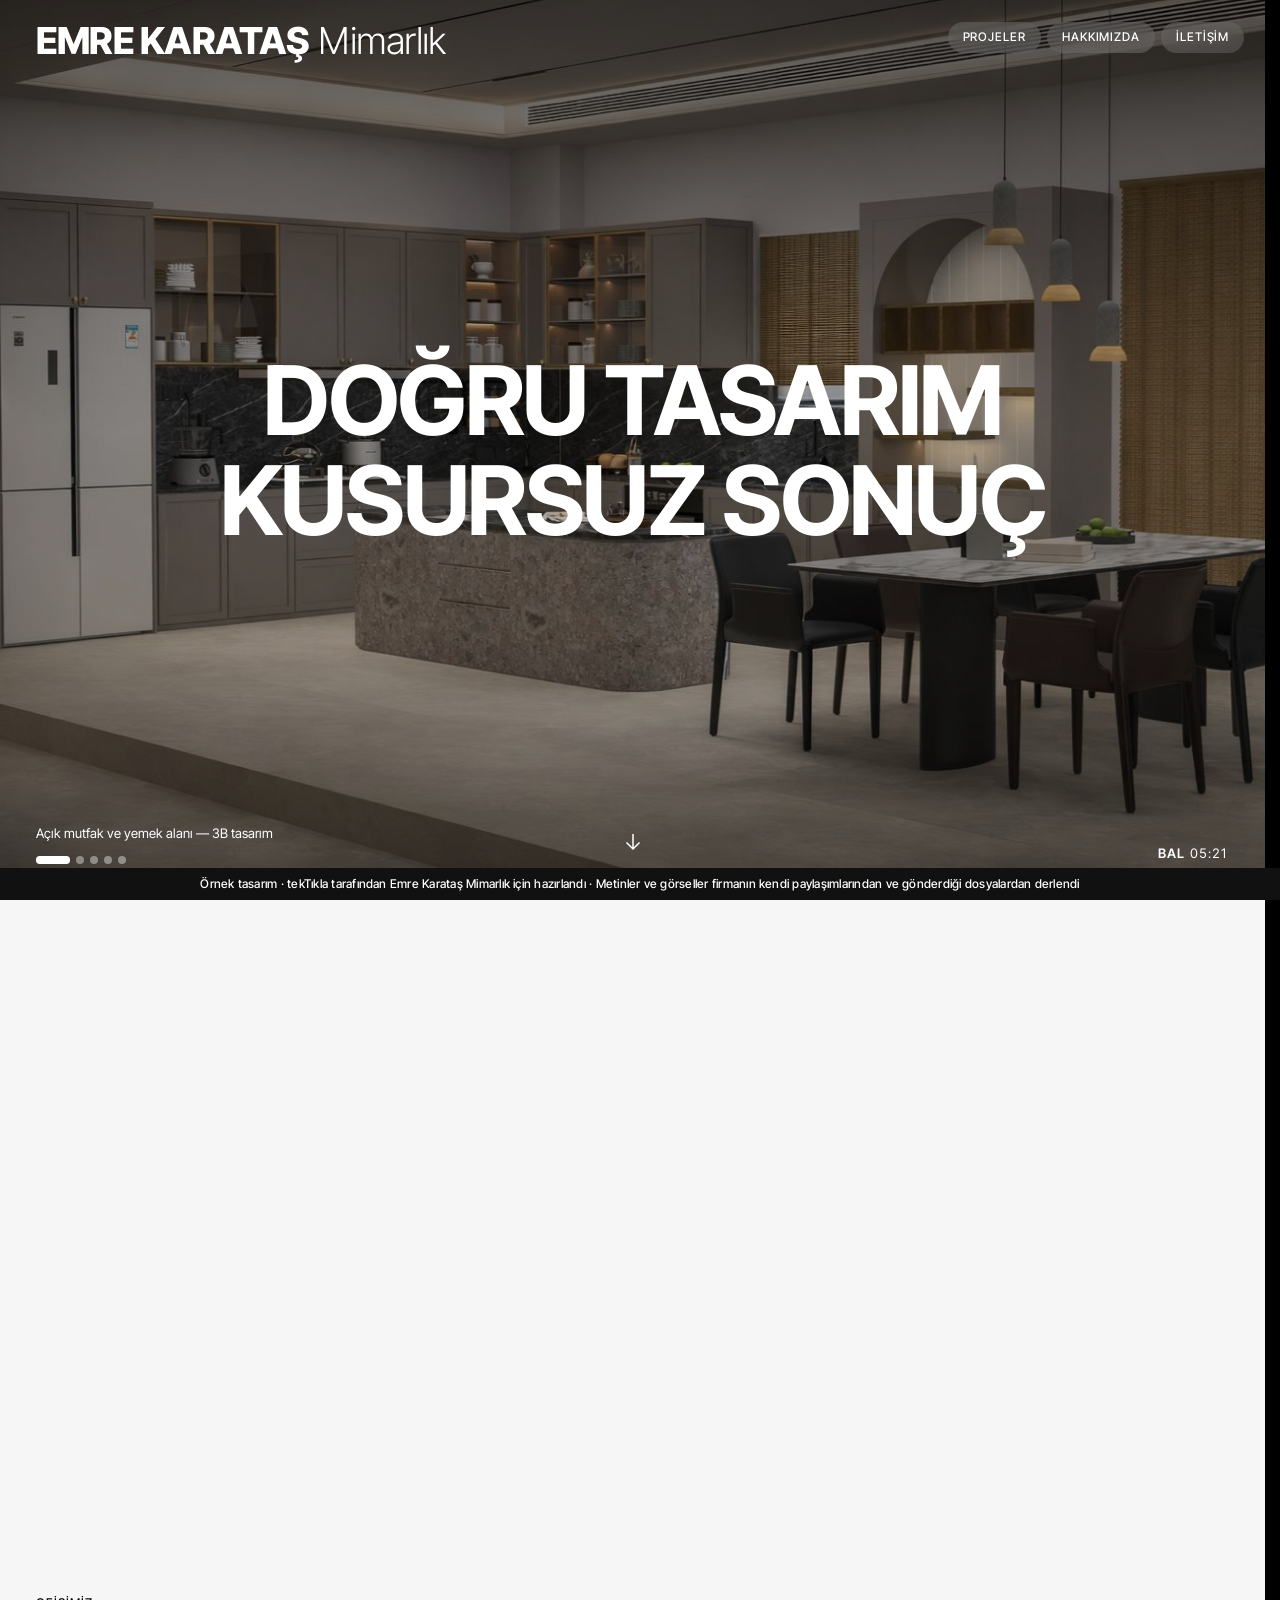
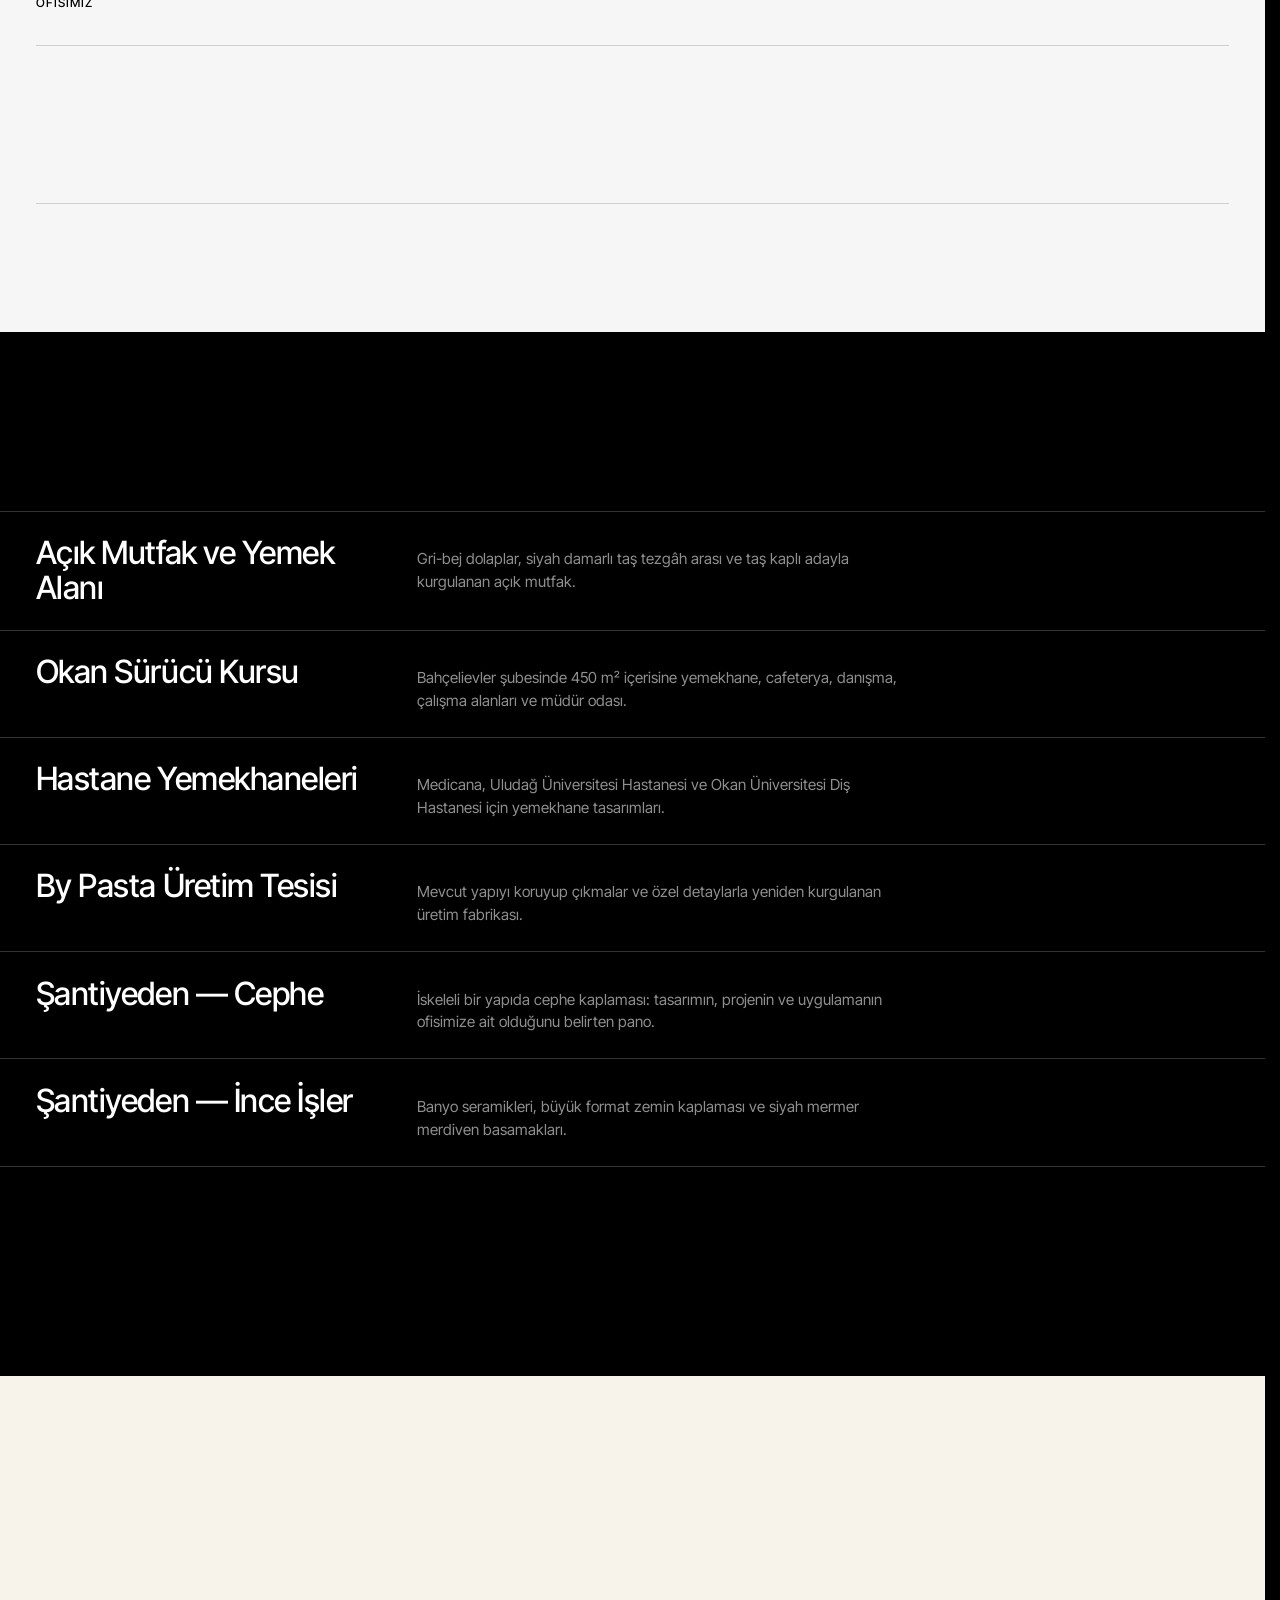
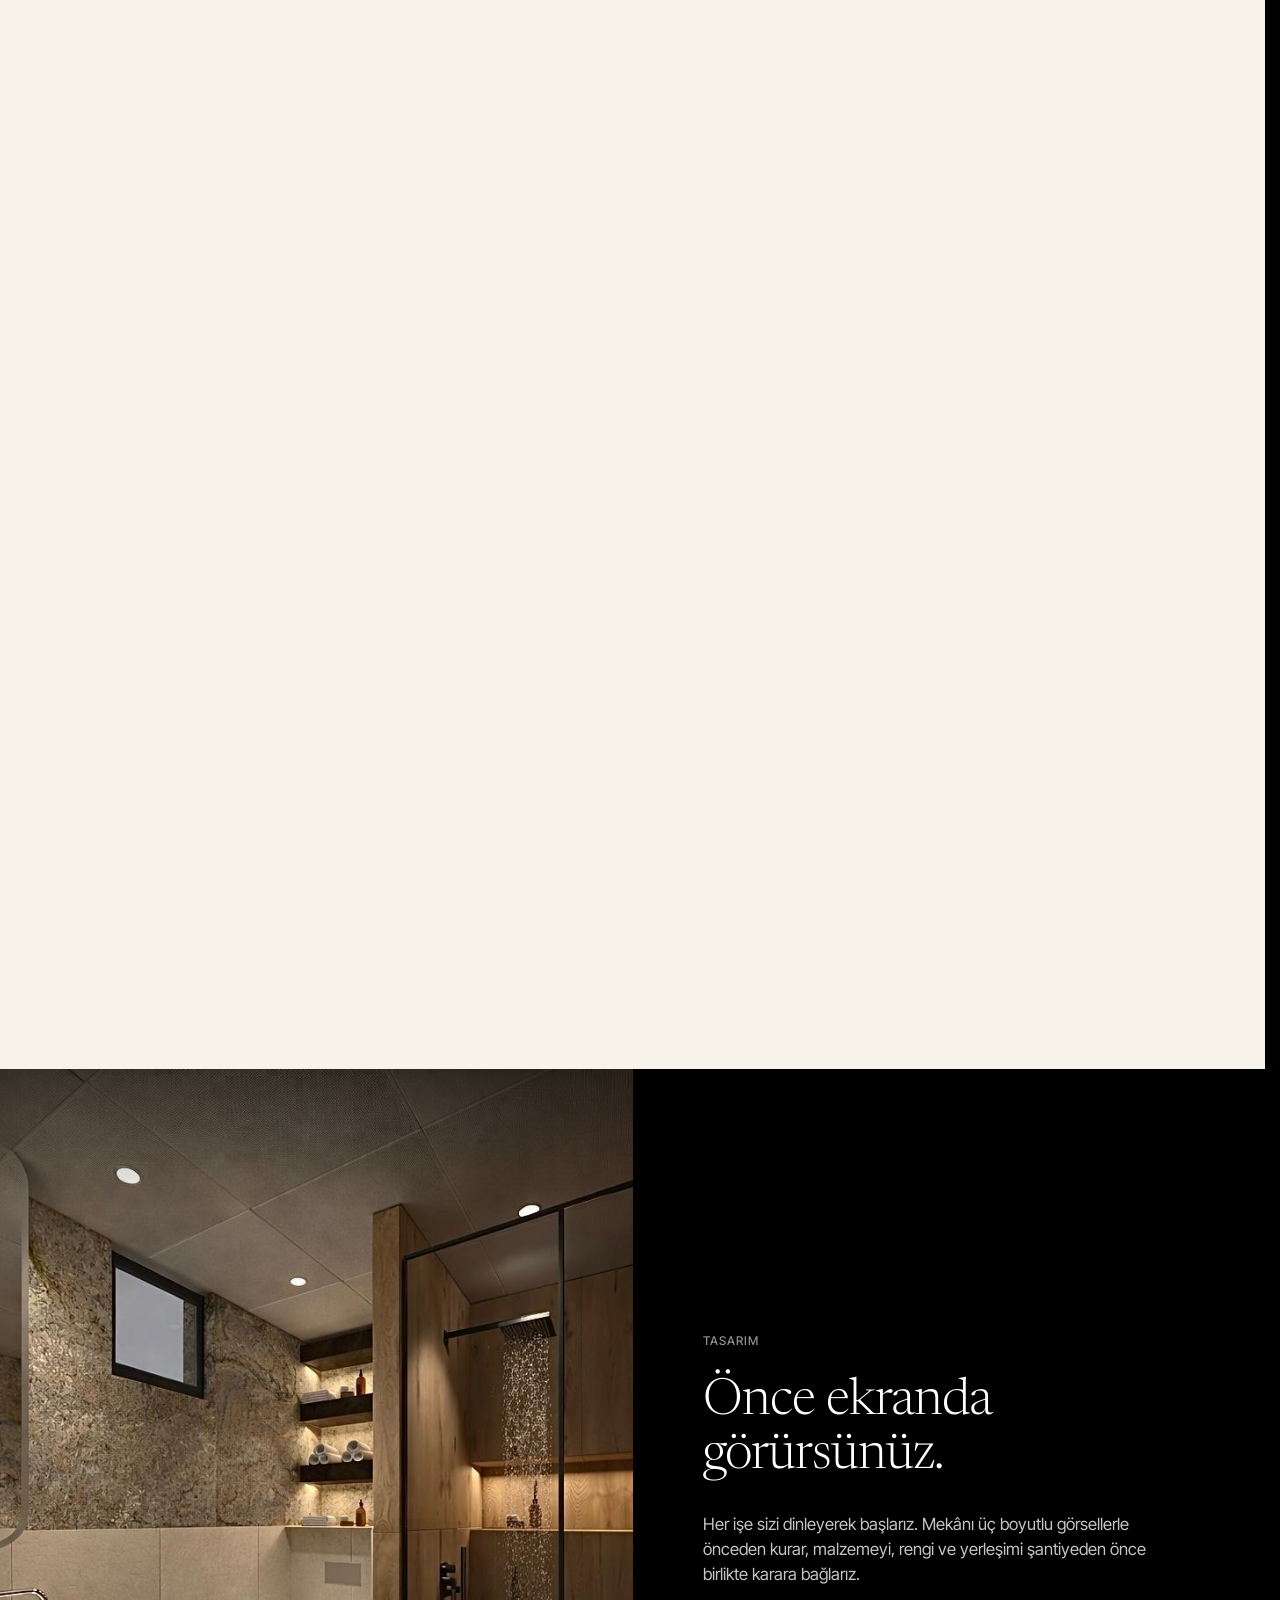
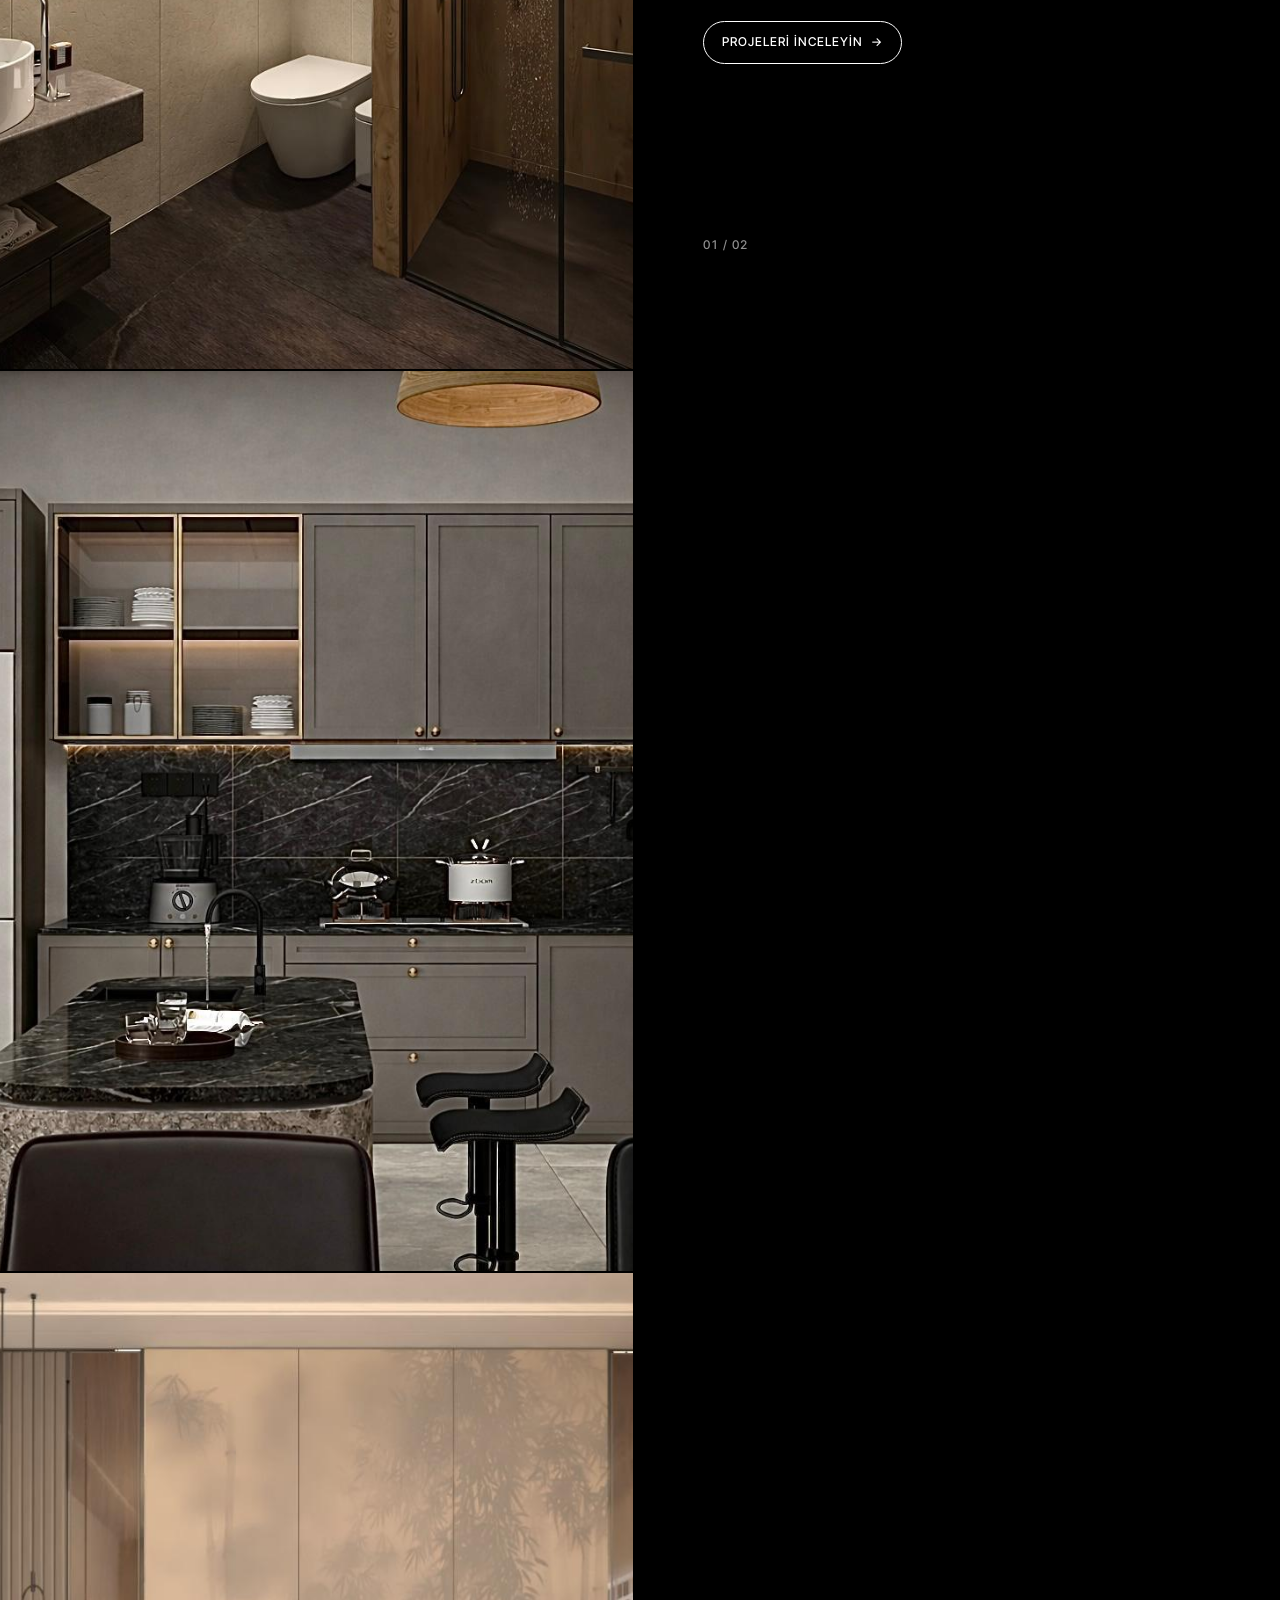
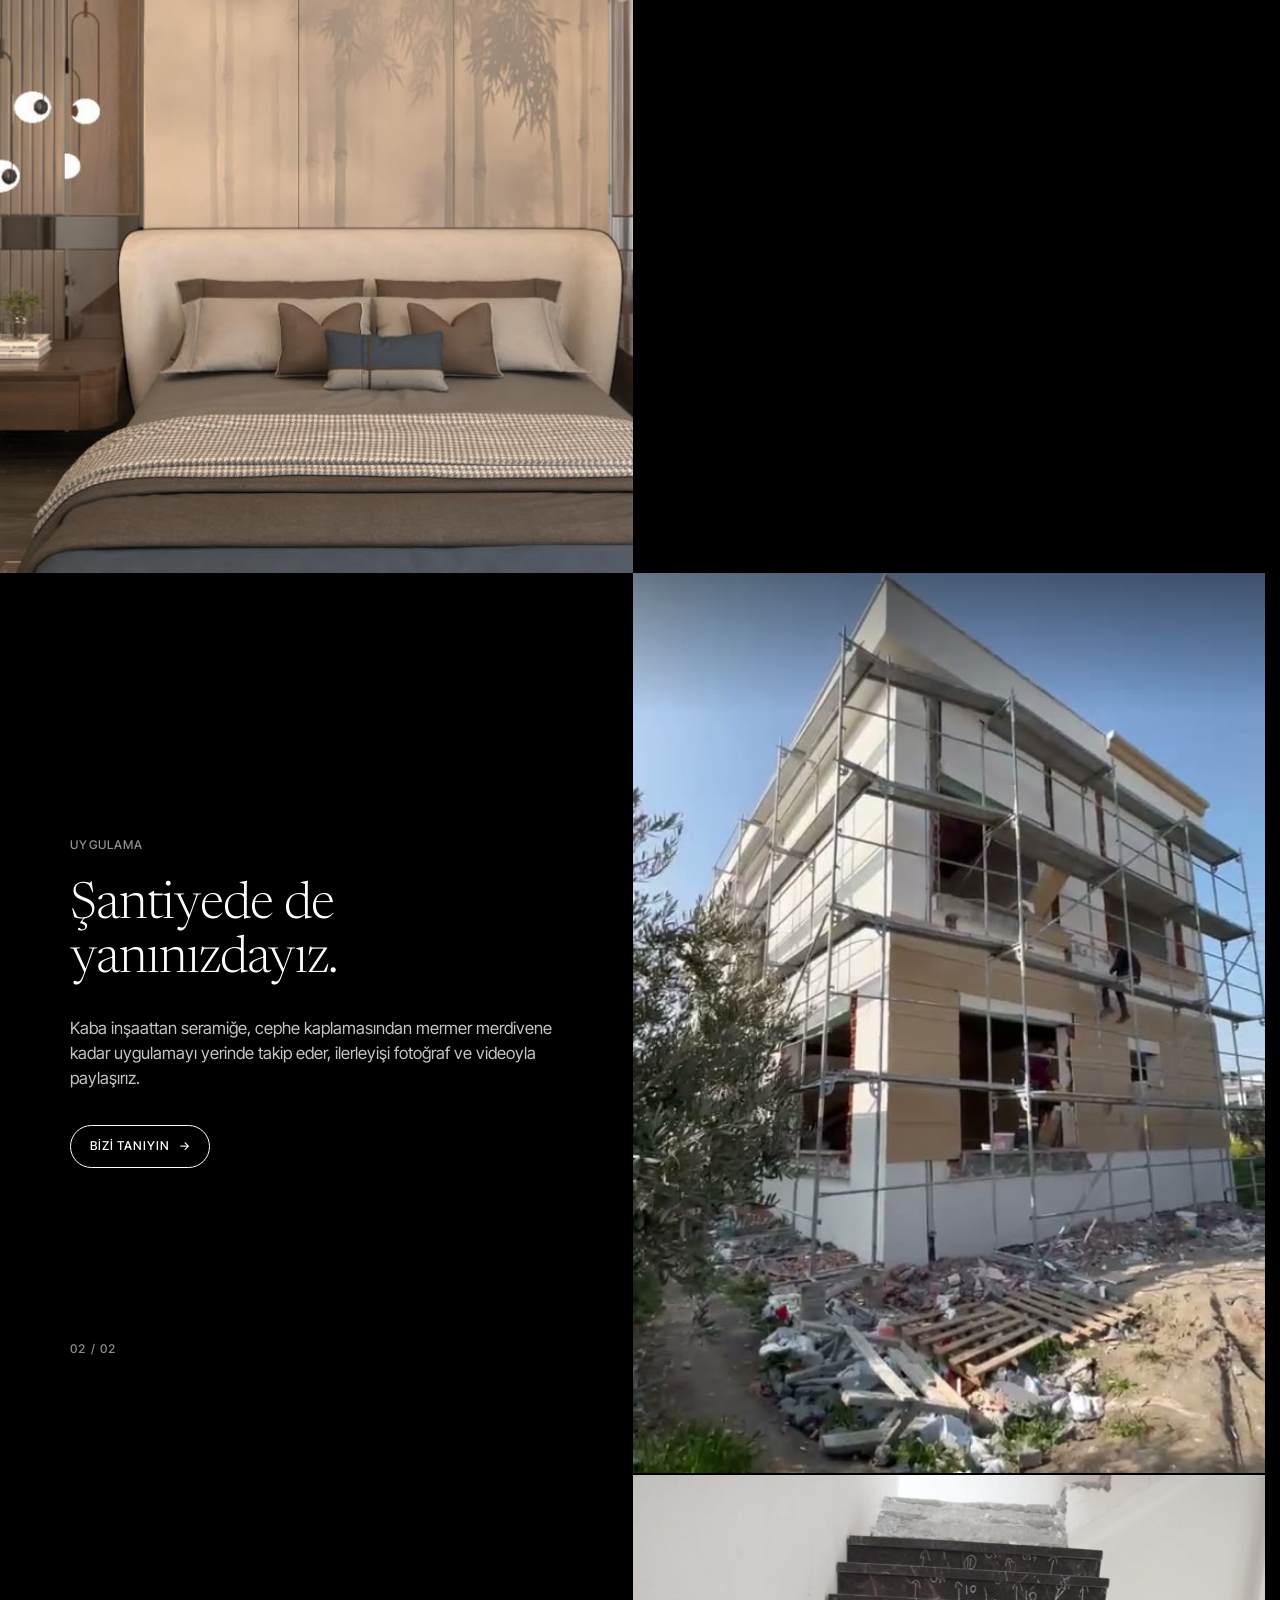
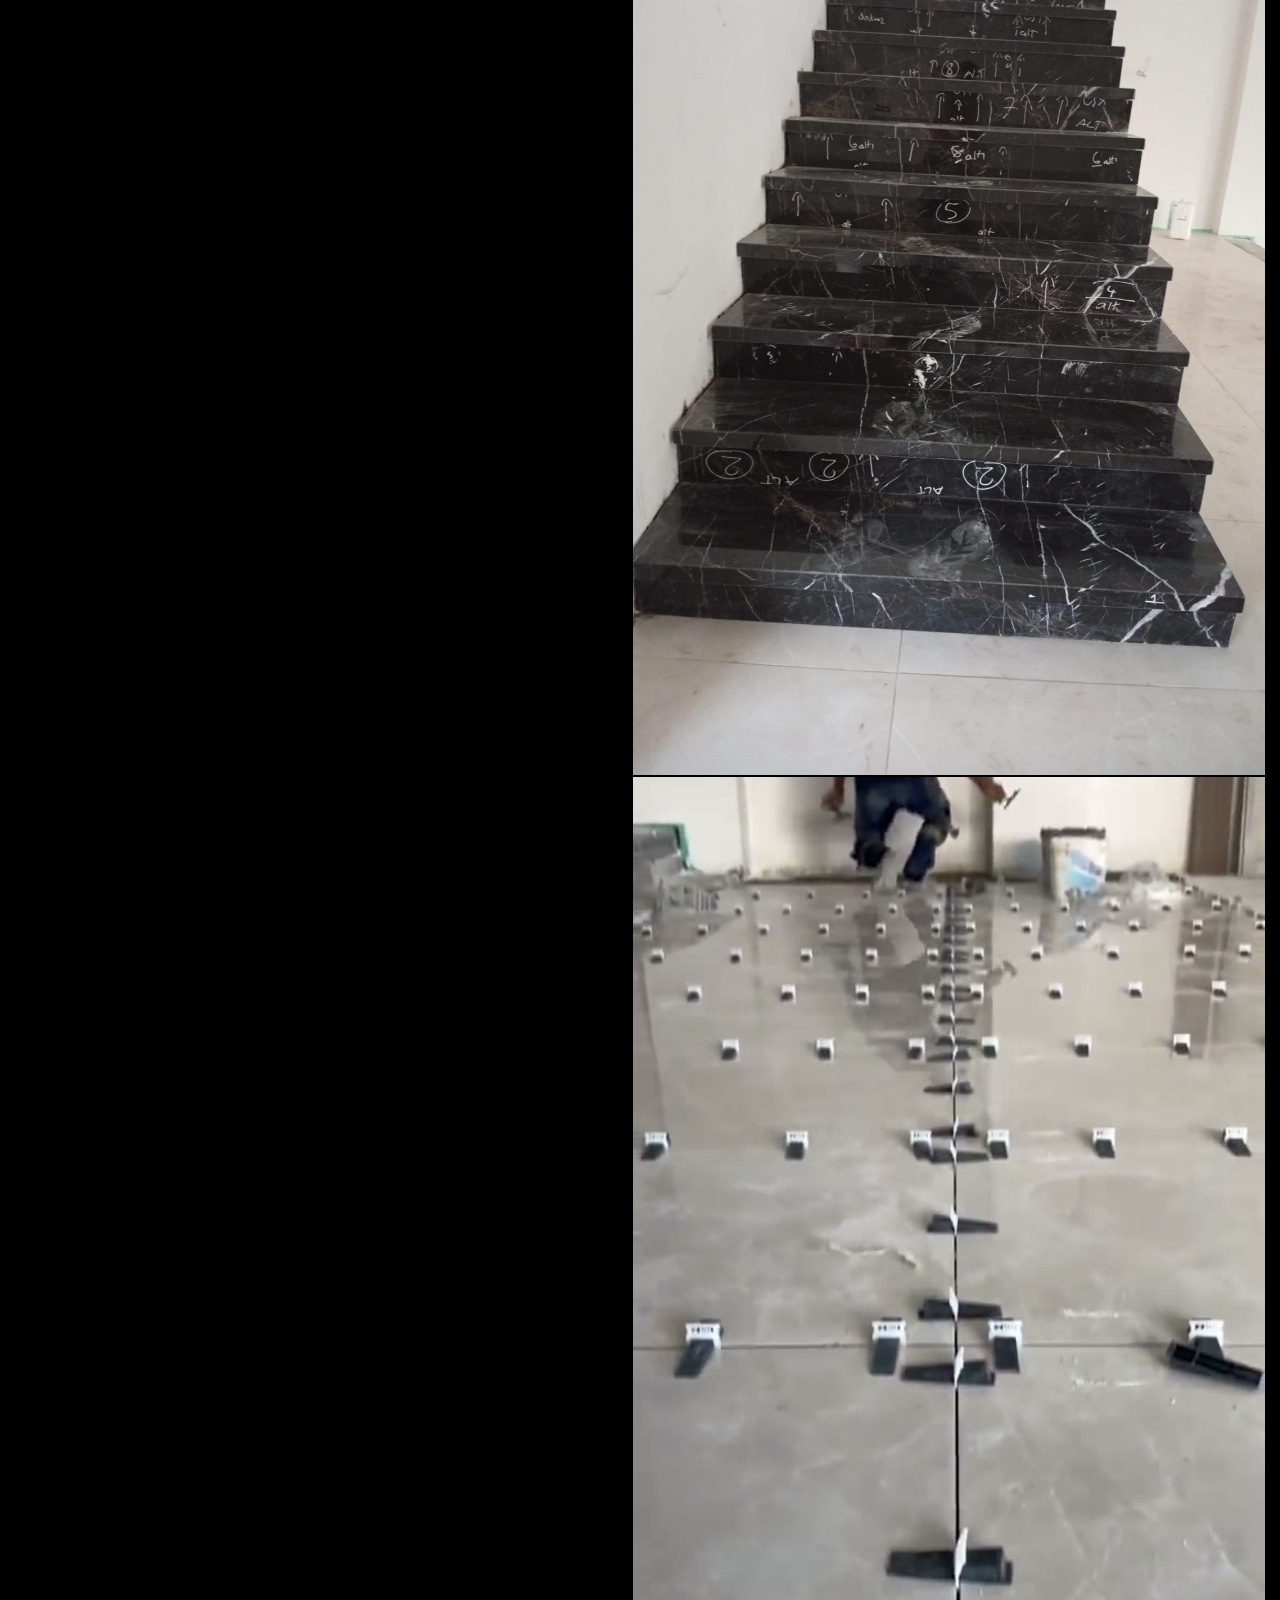
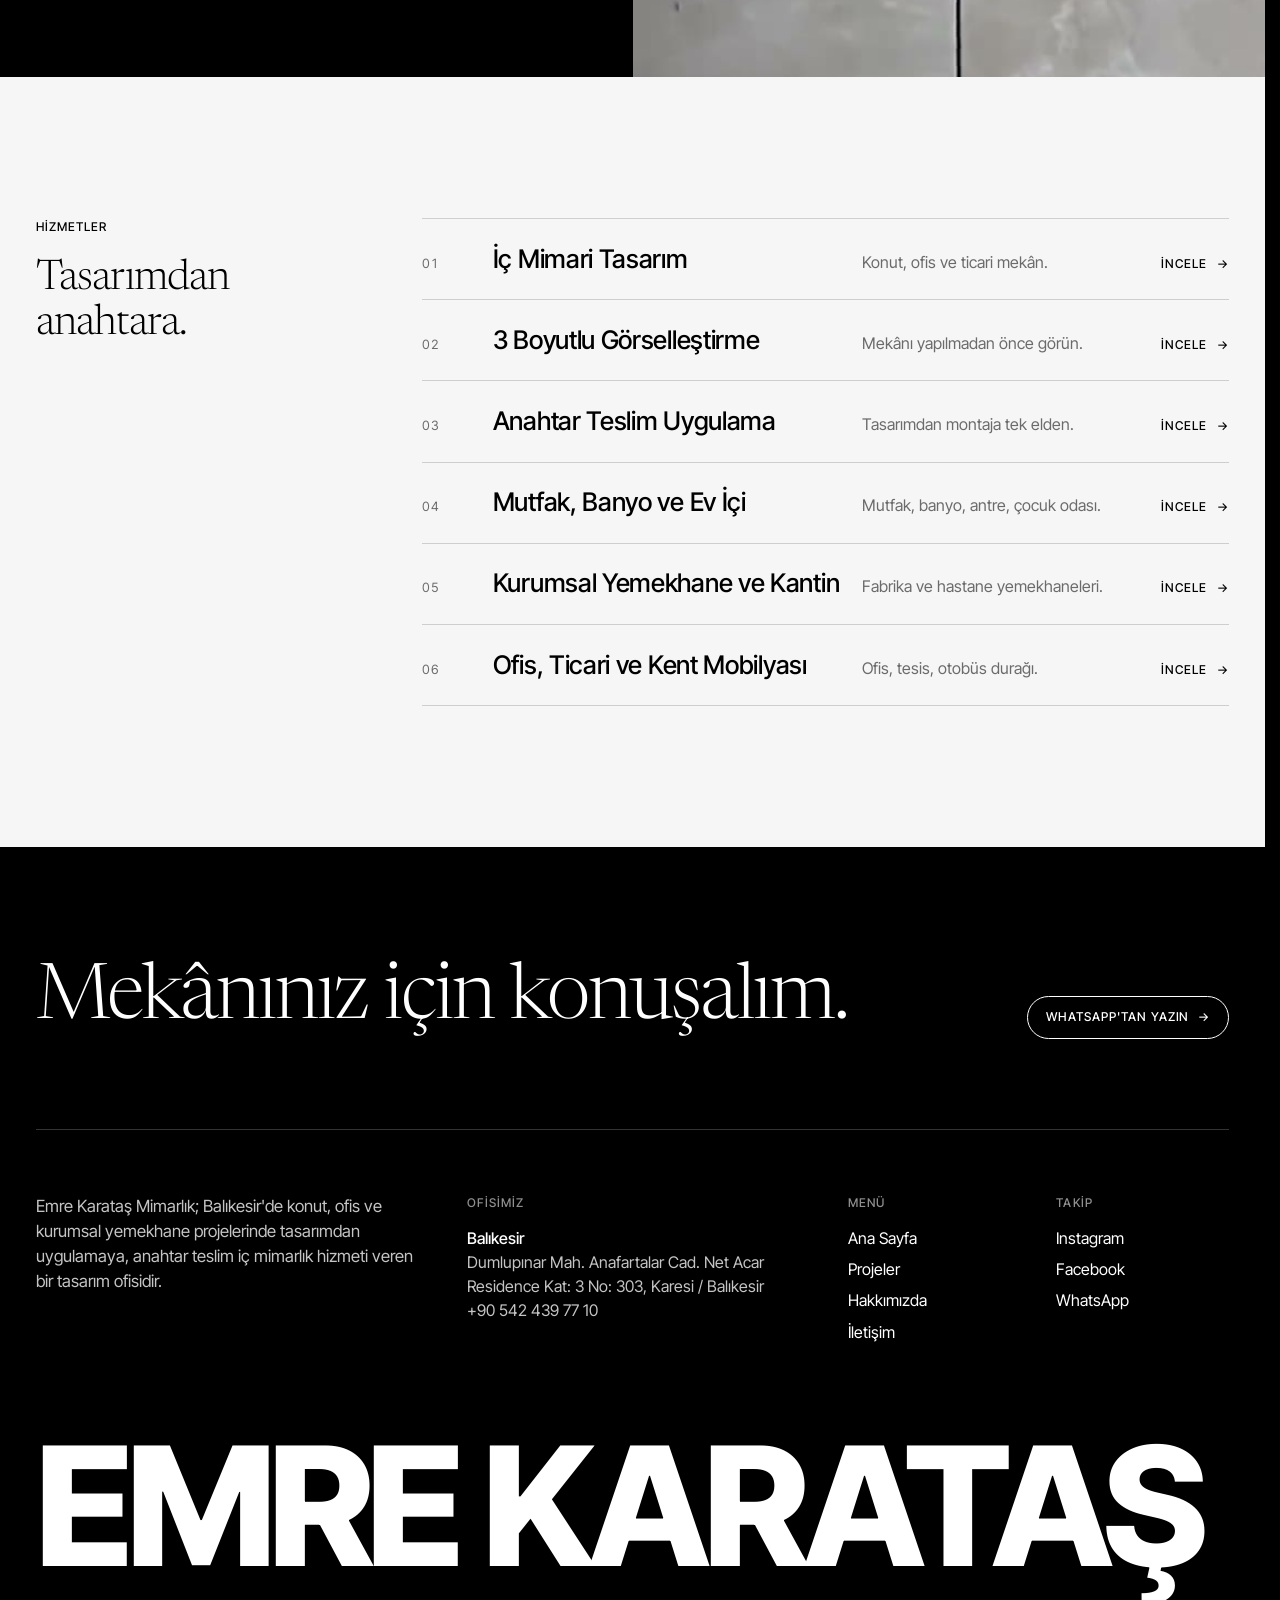
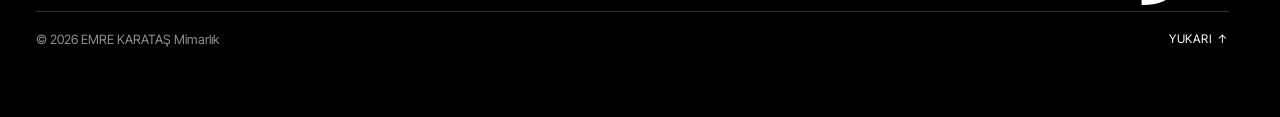
<file: index.html>
<!doctype html>
<html lang="tr">
<head>
<meta charset="utf-8">
<meta name="viewport" content="width=device-width, initial-scale=1">
<title>Emre Karataş Mimarlık — Balıkesir İç Mimarlık</title>
<meta name="description" content="Emre Karataş Mimarlık: Balıkesir'de konut, ofis ve kurumsal yemekhane projelerinde tasarımdan uygulamaya, anahtar teslim iç mimarlık.">
<meta property="og:title" content="Emre Karataş Mimarlık — Balıkesir İç Mimarlık">
<meta property="og:description" content="Emre Karataş Mimarlık: Balıkesir'de konut, ofis ve kurumsal yemekhane projelerinde tasarımdan uygulamaya, anahtar teslim iç mimarlık.">
<meta name="robots" content="noindex, nofollow">
<meta name="theme-color" content="#000000">
<link rel="icon" href="data:image/svg+xml,%3Csvg xmlns='http://www.w3.org/2000/svg' viewBox='0 0 32 32'%3E%3Crect width='32' height='32' fill='%23000'/%3E%3Ctext x='16' y='22' font-family='Arial,sans-serif' font-weight='700' font-size='15' text-anchor='middle' fill='%23fff'%3EEK%3C/text%3E%3C/svg%3E">
<link rel="preconnect" href="https://fonts.googleapis.com">
<link rel="preconnect" href="https://fonts.gstatic.com" crossorigin>
<link href="https://fonts.googleapis.com/css2?family=Inter+Tight:wght@300;400;500;600;700;800&family=Newsreader:ital,opsz,wght@0,6..72,300;0,6..72,400;1,6..72,300&display=swap" rel="stylesheet">
<link rel="stylesheet" href="css/style.css">
<script src="js/boot.js"></script>
</head>
<body data-page="home">

<!-- Açılış ekranı: siyah zeminde büyük marka yazısı; site yüklendikçe küçülür ve logonun yerine oturur -->
<div class="preloader" aria-hidden="true">
  <div class="preloader-bg"></div>
  <div class="preloader-mark"><span class="logo-a"></span></div>
</div>

<!-- Sayfanın tüm içeriği js/data.js dosyasından üretilir -->
<div class="page" id="page"><main id="main"></main></div>

<!-- Sayfa geçişinde sağdan giren pastel panel -->
<div class="tpanel" aria-hidden="true"></div>

<noscript><p style="padding:2rem;font-family:sans-serif">Bu siteyi görüntülemek için tarayıcınızda JavaScript açık olmalıdır.</p></noscript>

<script src="js/data.js"></script>
<script src="js/main.js"></script>
<script src="js/demo-serit.js"></script>
</body>
</html>
</file>
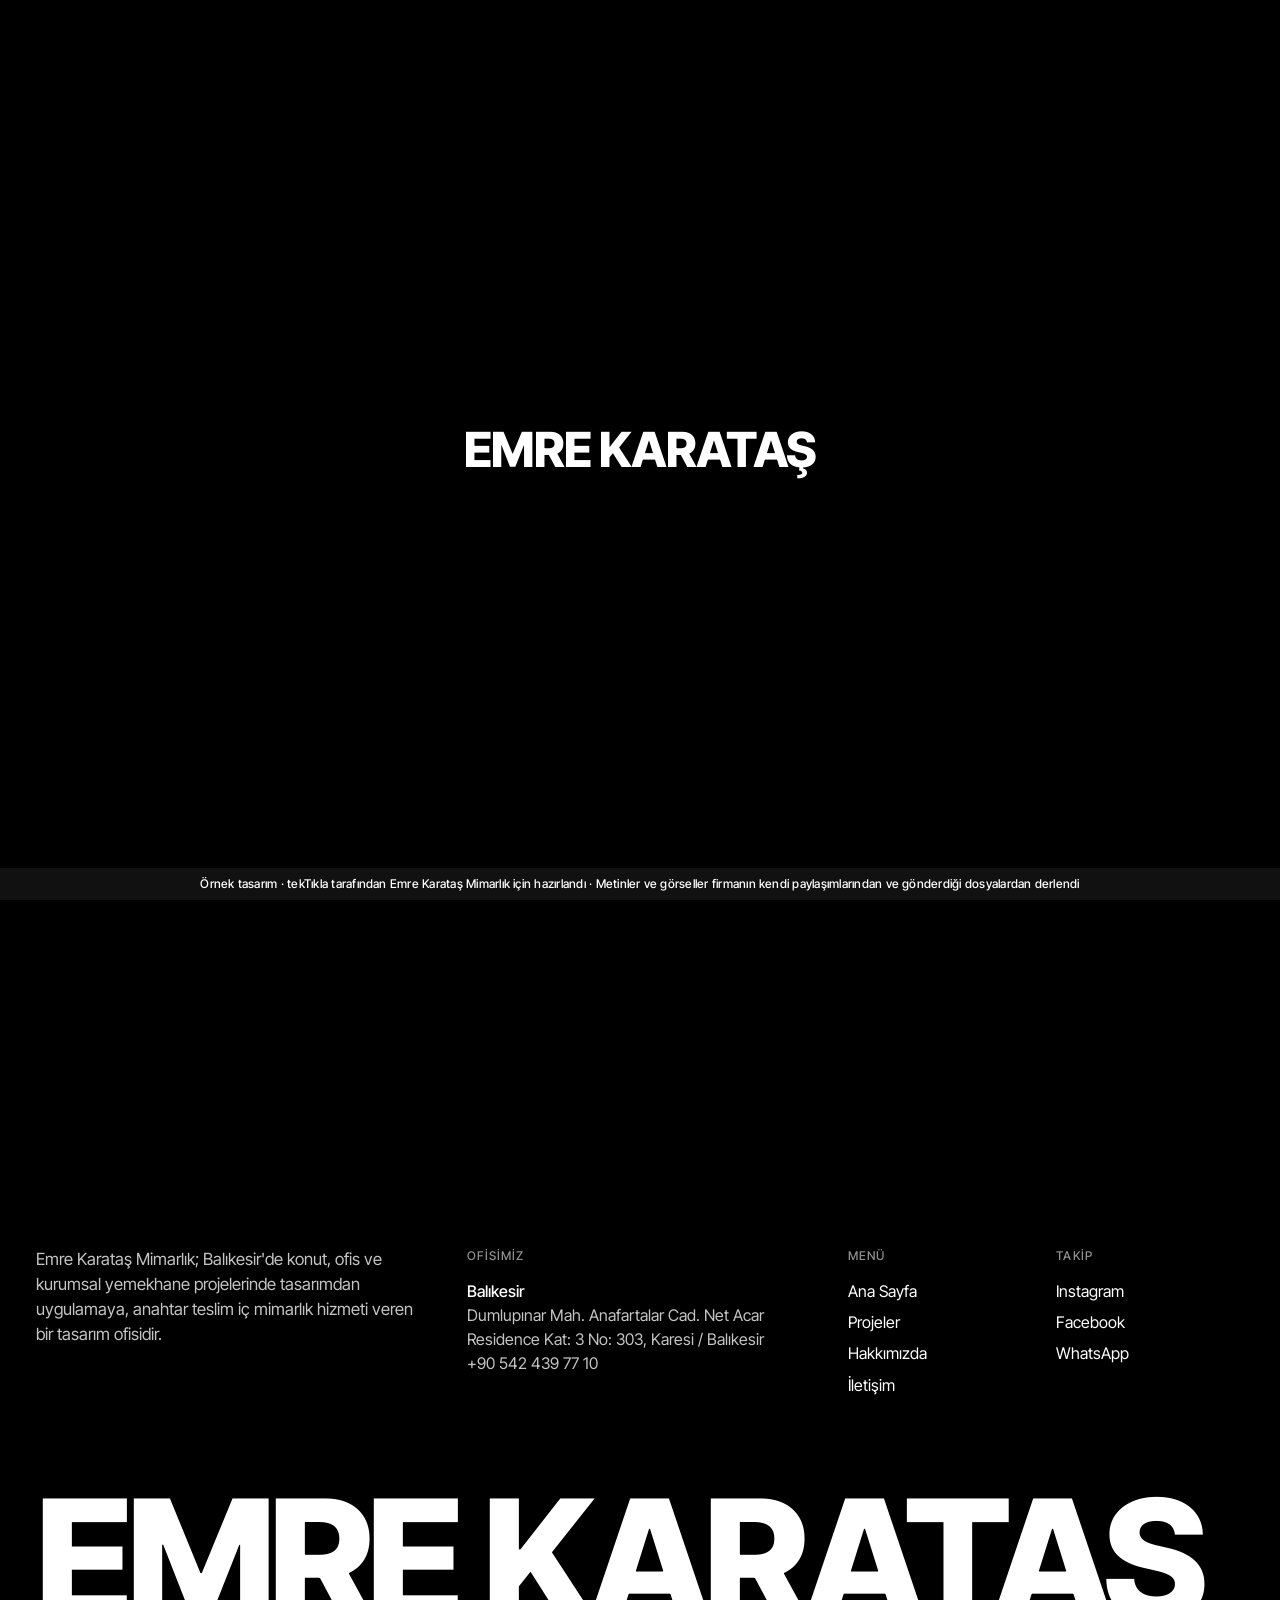
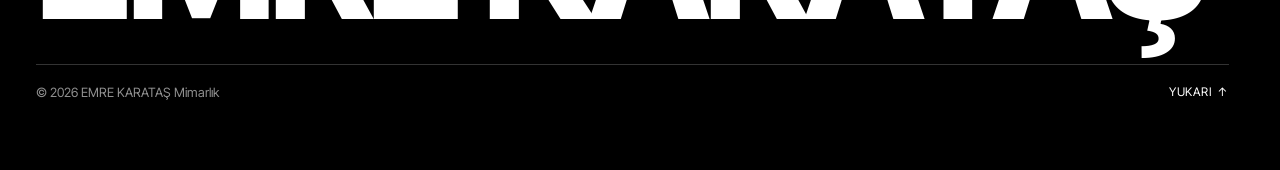
<file: proje.html>
<!doctype html>
<html lang="tr">
<head>
<meta charset="utf-8">
<meta name="viewport" content="width=device-width, initial-scale=1">
<title>Emre Karataş Mimarlık — Balıkesir İç Mimarlık</title>
<meta name="description" content="Emre Karataş Mimarlık: Balıkesir'de konut, ofis ve kurumsal yemekhane projelerinde tasarımdan uygulamaya, anahtar teslim iç mimarlık.">
<meta property="og:title" content="Emre Karataş Mimarlık — Balıkesir İç Mimarlık">
<meta property="og:description" content="Emre Karataş Mimarlık: Balıkesir'de konut, ofis ve kurumsal yemekhane projelerinde tasarımdan uygulamaya, anahtar teslim iç mimarlık.">
<meta name="robots" content="noindex, nofollow">
<meta name="theme-color" content="#000000">
<link rel="icon" href="data:image/svg+xml,%3Csvg xmlns='http://www.w3.org/2000/svg' viewBox='0 0 32 32'%3E%3Crect width='32' height='32' fill='%23000'/%3E%3Ctext x='16' y='22' font-family='Arial,sans-serif' font-weight='700' font-size='15' text-anchor='middle' fill='%23fff'%3EEK%3C/text%3E%3C/svg%3E">
<link rel="preconnect" href="https://fonts.googleapis.com">
<link rel="preconnect" href="https://fonts.gstatic.com" crossorigin>
<link href="https://fonts.googleapis.com/css2?family=Inter+Tight:wght@300;400;500;600;700;800&family=Newsreader:ital,opsz,wght@0,6..72,300;0,6..72,400;1,6..72,300&display=swap" rel="stylesheet">
<link rel="stylesheet" href="css/style.css">
<script src="js/boot.js"></script>
</head>
<body data-page="project">

<!-- Açılış ekranı: siyah zeminde büyük marka yazısı; site yüklendikçe küçülür ve logonun yerine oturur -->
<div class="preloader" aria-hidden="true">
  <div class="preloader-bg"></div>
  <div class="preloader-mark"><span class="logo-a"></span></div>
</div>

<!-- Sayfanın tüm içeriği js/data.js dosyasından üretilir -->
<div class="page" id="page"><main id="main"></main></div>

<!-- Sayfa geçişinde sağdan giren pastel panel -->
<div class="tpanel" aria-hidden="true"></div>

<noscript><p style="padding:2rem;font-family:sans-serif">Bu siteyi görüntülemek için tarayıcınızda JavaScript açık olmalıdır.</p></noscript>

<script src="js/data.js"></script>
<script src="js/main.js"></script>
<script src="js/demo-serit.js"></script>
</body>
</html>
</file>
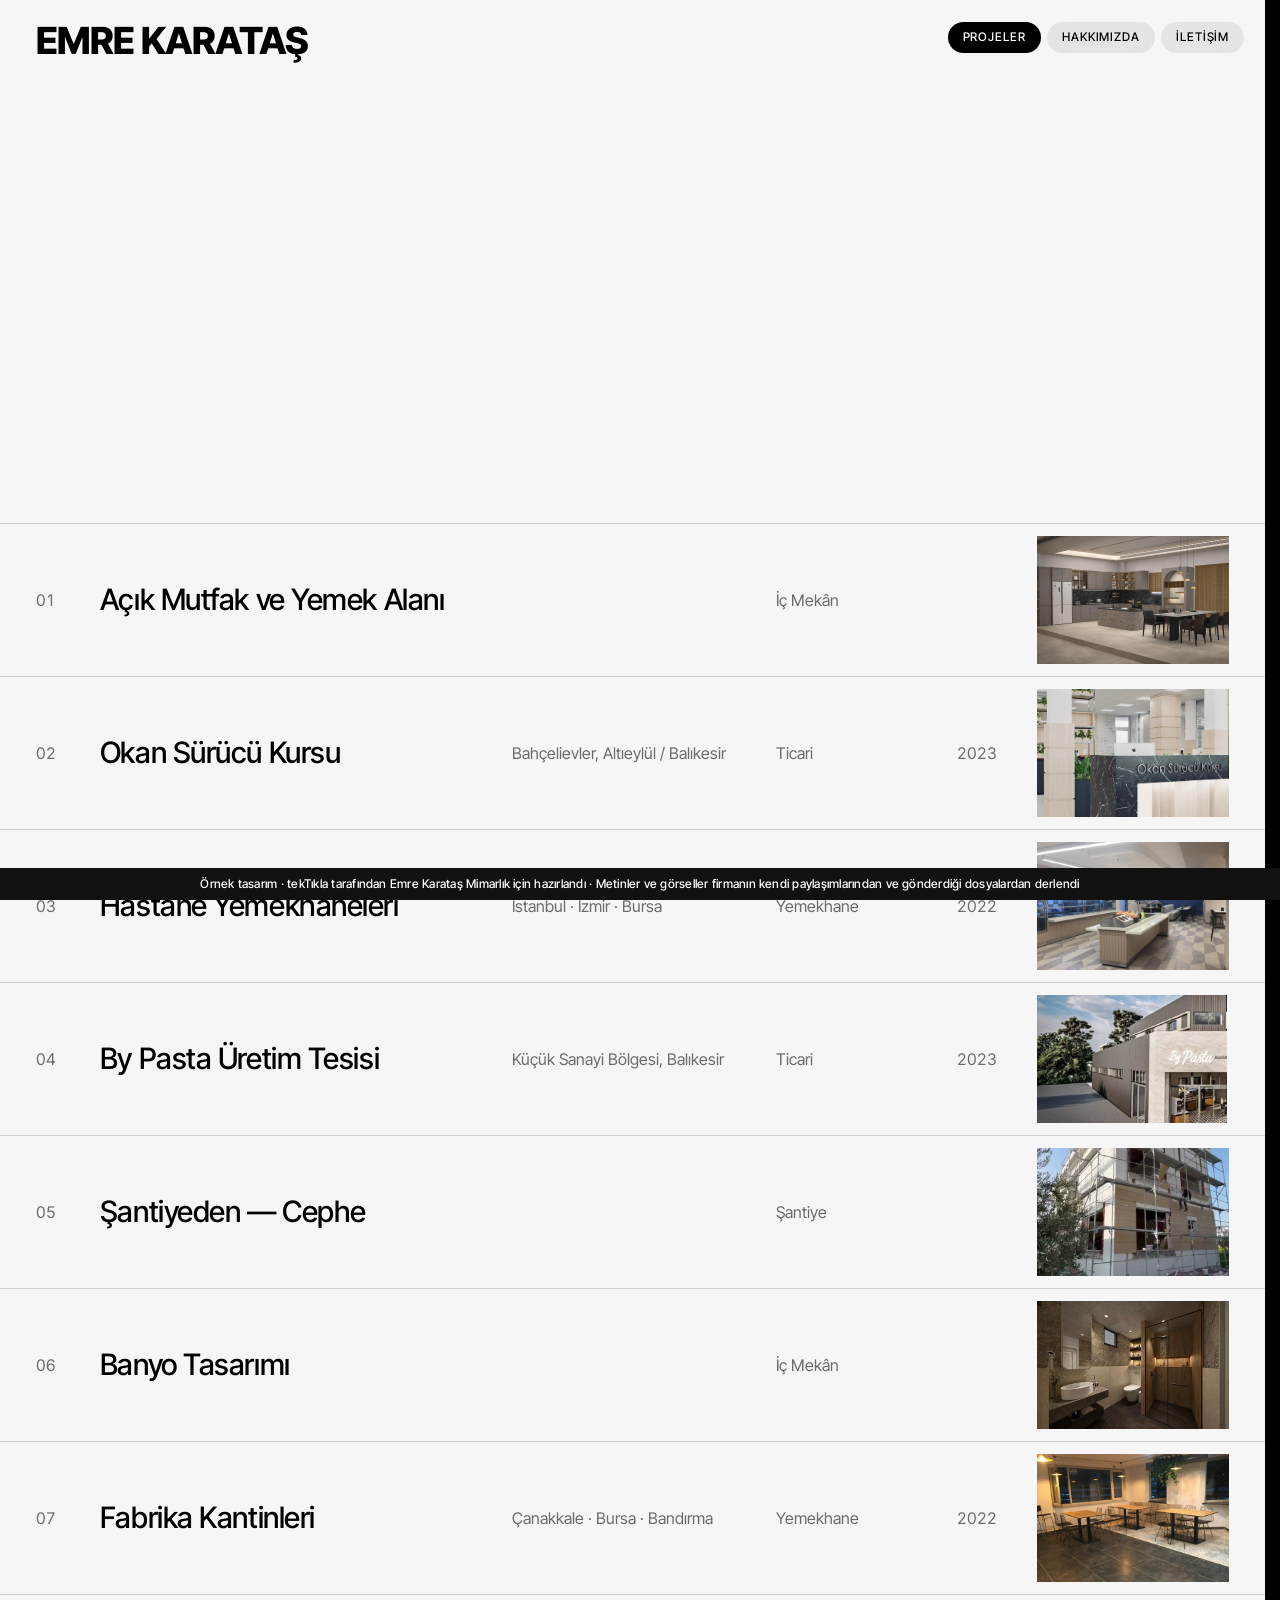
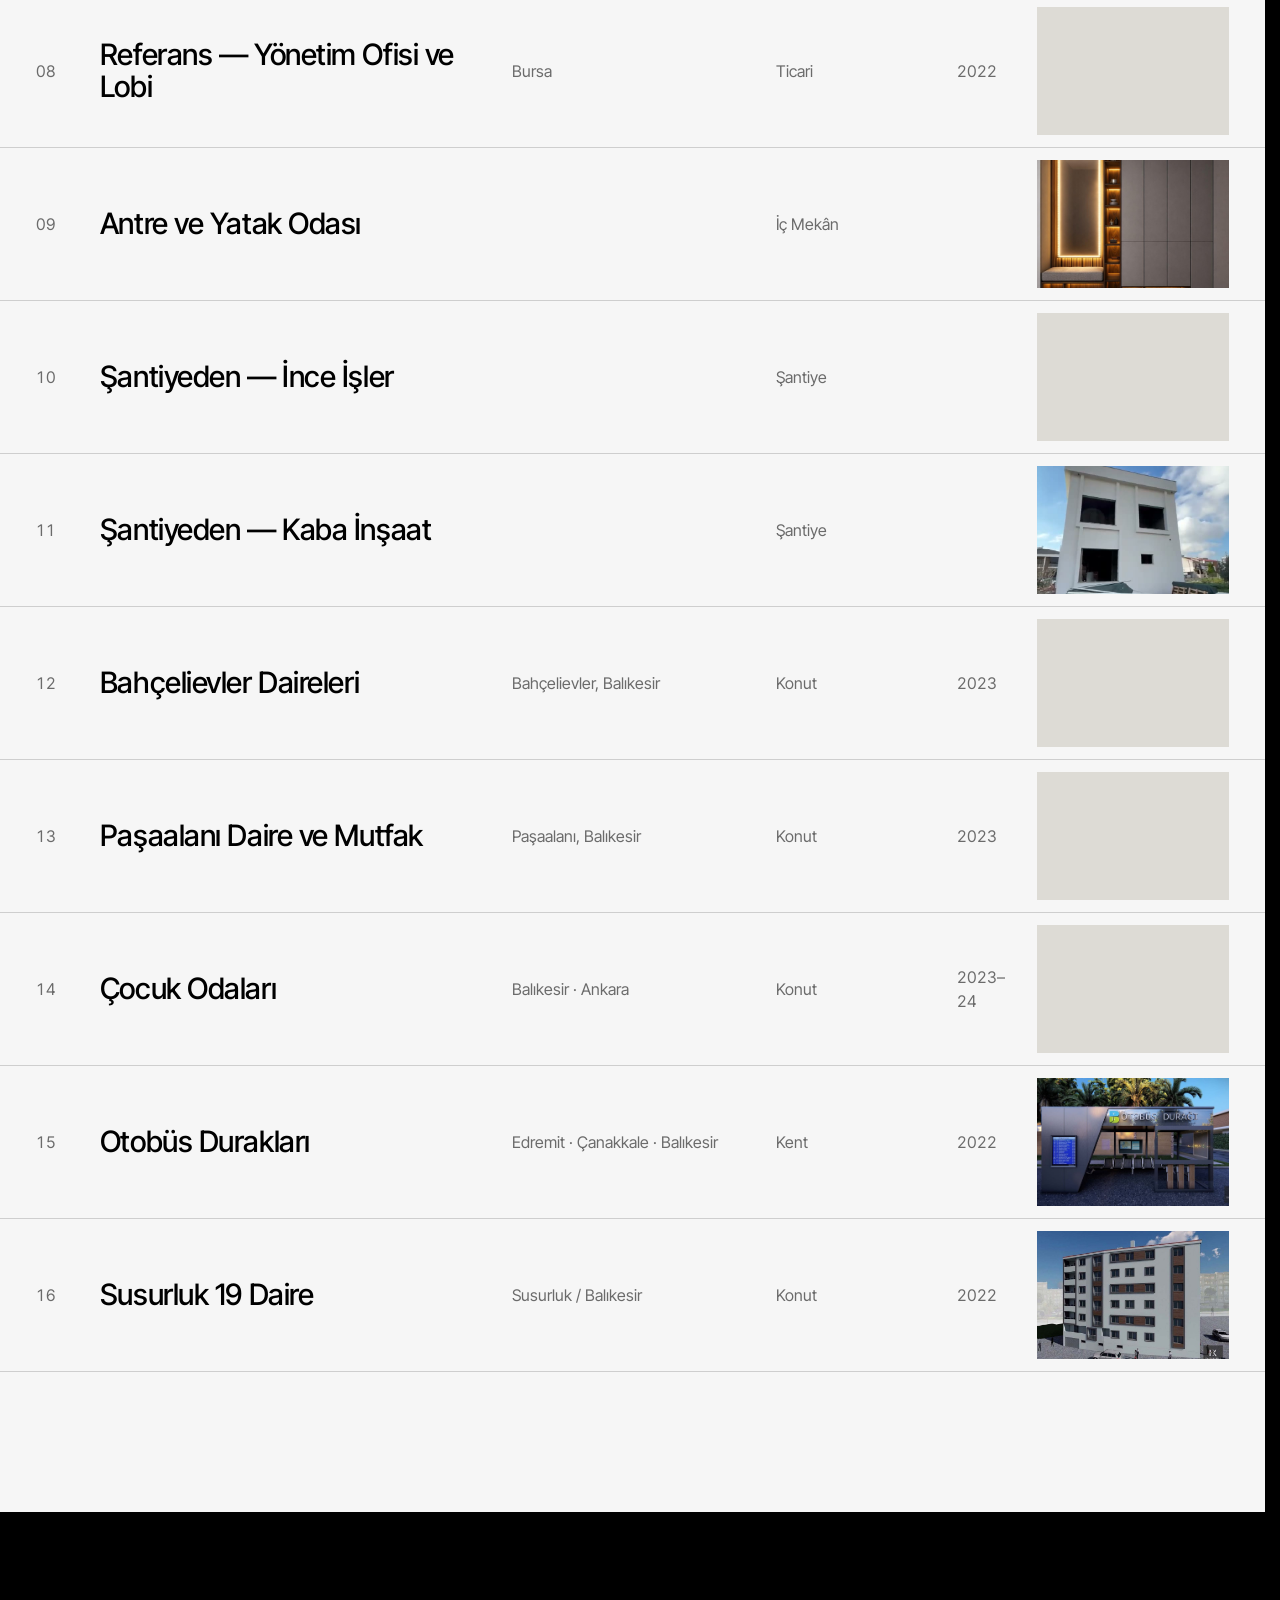
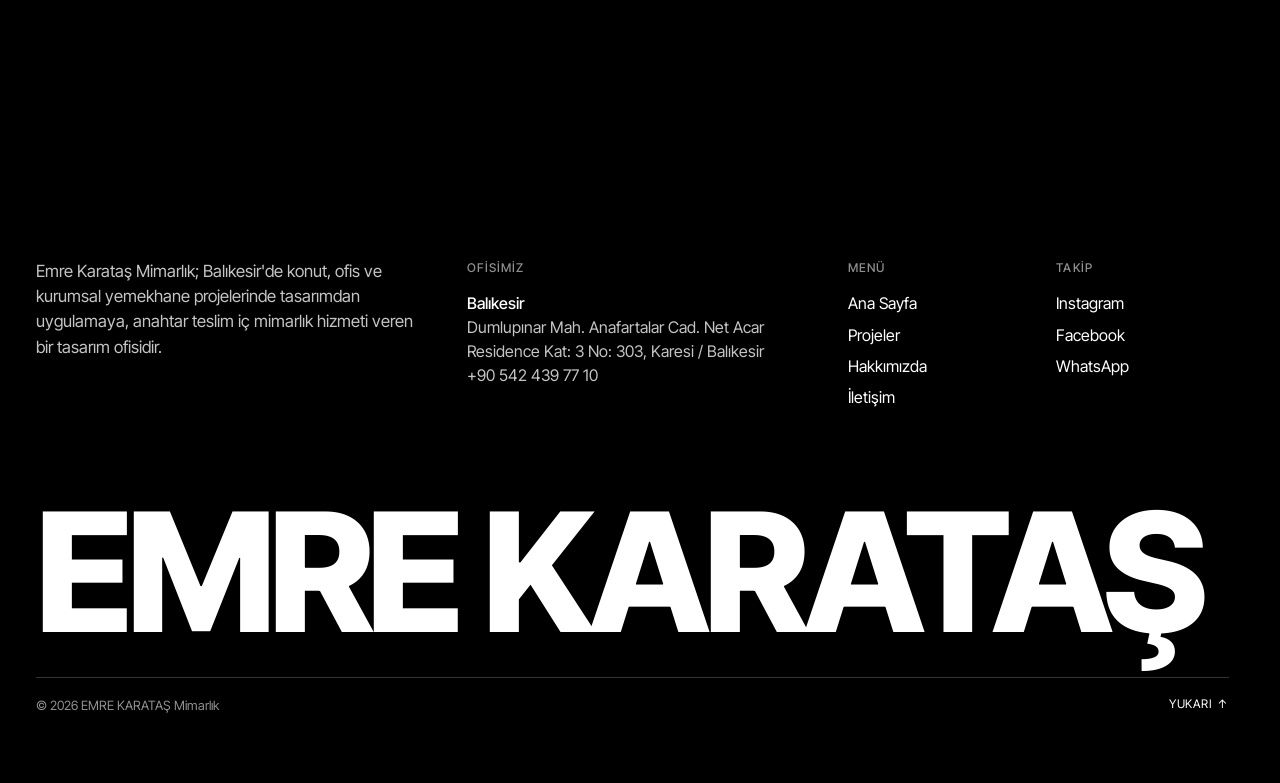
<file: projeler.html>
<!doctype html>
<html lang="tr">
<head>
<meta charset="utf-8">
<meta name="viewport" content="width=device-width, initial-scale=1">
<title>Emre Karataş Mimarlık — Balıkesir İç Mimarlık</title>
<meta name="description" content="Emre Karataş Mimarlık: Balıkesir'de konut, ofis ve kurumsal yemekhane projelerinde tasarımdan uygulamaya, anahtar teslim iç mimarlık.">
<meta property="og:title" content="Emre Karataş Mimarlık — Balıkesir İç Mimarlık">
<meta property="og:description" content="Emre Karataş Mimarlık: Balıkesir'de konut, ofis ve kurumsal yemekhane projelerinde tasarımdan uygulamaya, anahtar teslim iç mimarlık.">
<meta name="robots" content="noindex, nofollow">
<meta name="theme-color" content="#000000">
<link rel="icon" href="data:image/svg+xml,%3Csvg xmlns='http://www.w3.org/2000/svg' viewBox='0 0 32 32'%3E%3Crect width='32' height='32' fill='%23000'/%3E%3Ctext x='16' y='22' font-family='Arial,sans-serif' font-weight='700' font-size='15' text-anchor='middle' fill='%23fff'%3EEK%3C/text%3E%3C/svg%3E">
<link rel="preconnect" href="https://fonts.googleapis.com">
<link rel="preconnect" href="https://fonts.gstatic.com" crossorigin>
<link href="https://fonts.googleapis.com/css2?family=Inter+Tight:wght@300;400;500;600;700;800&family=Newsreader:ital,opsz,wght@0,6..72,300;0,6..72,400;1,6..72,300&display=swap" rel="stylesheet">
<link rel="stylesheet" href="css/style.css">
<script src="js/boot.js"></script>
</head>
<body data-page="projects">

<!-- Açılış ekranı: siyah zeminde büyük marka yazısı; site yüklendikçe küçülür ve logonun yerine oturur -->
<div class="preloader" aria-hidden="true">
  <div class="preloader-bg"></div>
  <div class="preloader-mark"><span class="logo-a"></span></div>
</div>

<!-- Sayfanın tüm içeriği js/data.js dosyasından üretilir -->
<div class="page" id="page"><main id="main"></main></div>

<!-- Sayfa geçişinde sağdan giren pastel panel -->
<div class="tpanel" aria-hidden="true"></div>

<noscript><p style="padding:2rem;font-family:sans-serif">Bu siteyi görüntülemek için tarayıcınızda JavaScript açık olmalıdır.</p></noscript>

<script src="js/data.js"></script>
<script src="js/main.js"></script>
<script src="js/demo-serit.js"></script>
</body>
</html>
</file>
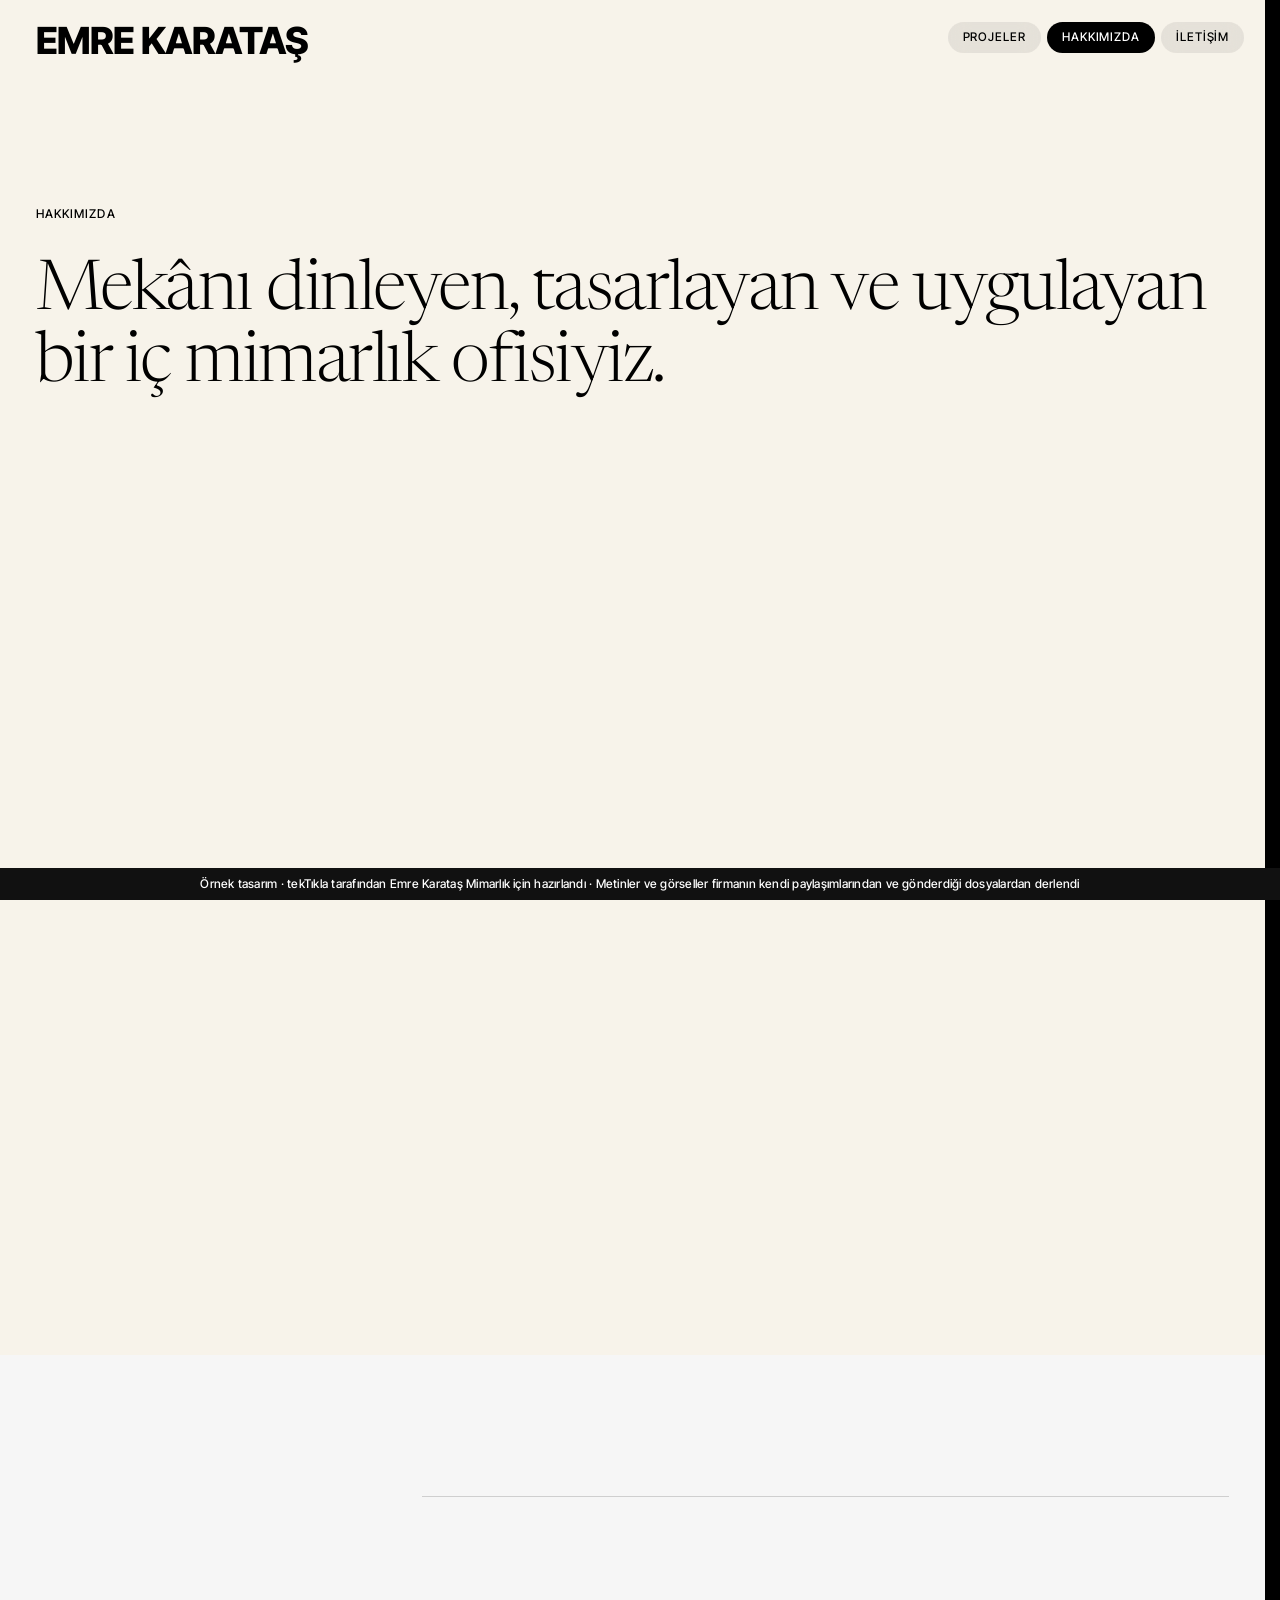
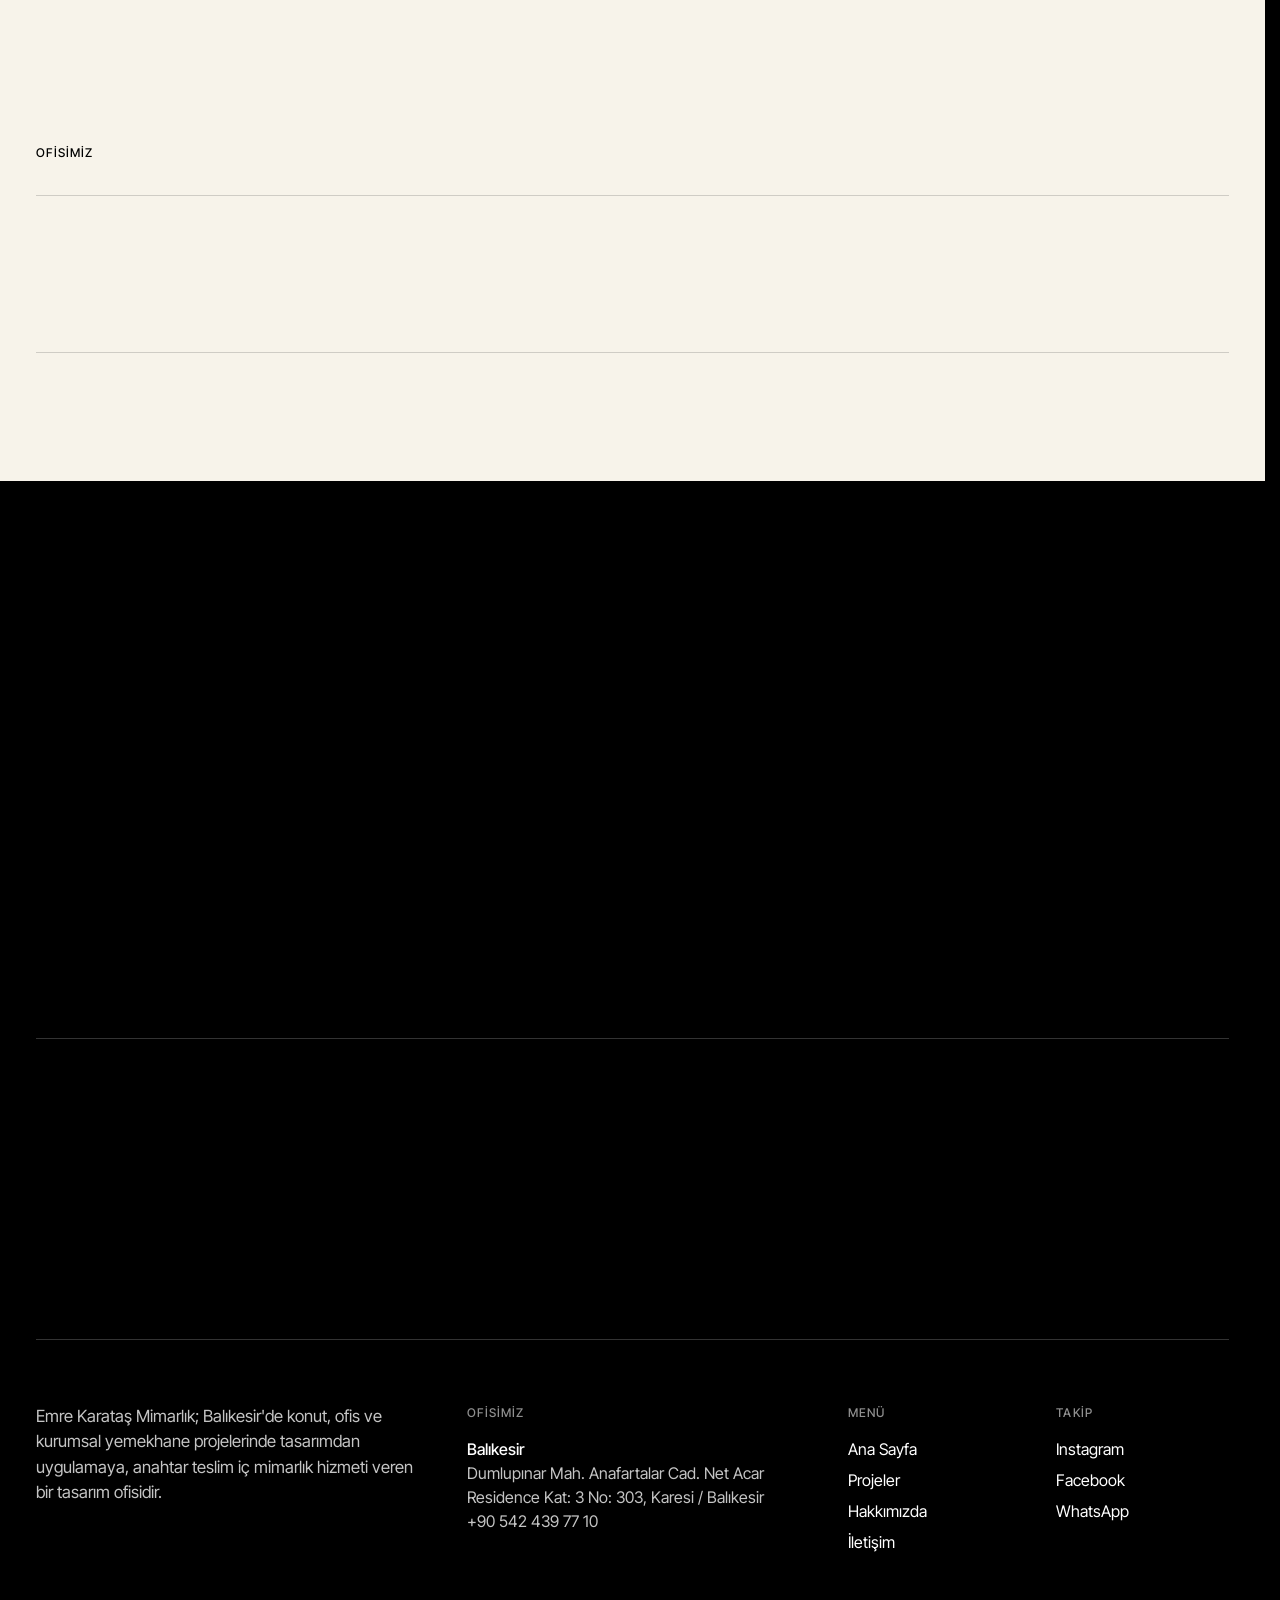
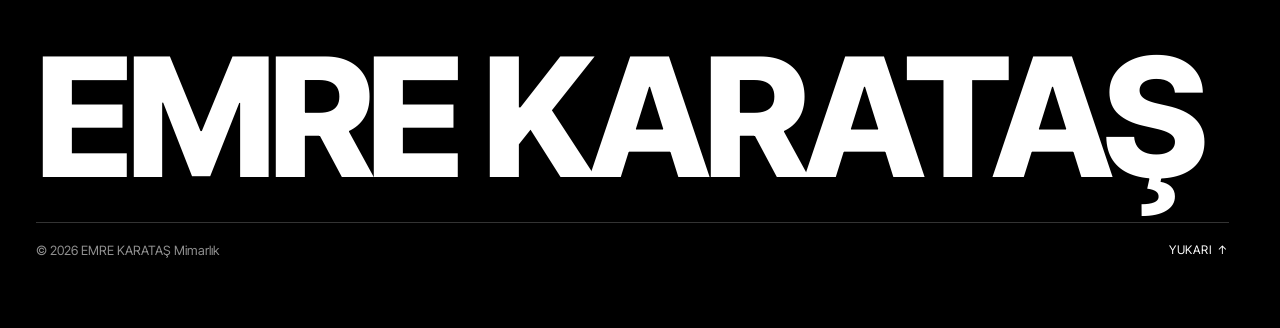
<file: studyo.html>
<!doctype html>
<html lang="tr">
<head>
<meta charset="utf-8">
<meta name="viewport" content="width=device-width, initial-scale=1">
<title>Emre Karataş Mimarlık — Balıkesir İç Mimarlık</title>
<meta name="description" content="Emre Karataş Mimarlık: Balıkesir'de konut, ofis ve kurumsal yemekhane projelerinde tasarımdan uygulamaya, anahtar teslim iç mimarlık.">
<meta property="og:title" content="Emre Karataş Mimarlık — Balıkesir İç Mimarlık">
<meta property="og:description" content="Emre Karataş Mimarlık: Balıkesir'de konut, ofis ve kurumsal yemekhane projelerinde tasarımdan uygulamaya, anahtar teslim iç mimarlık.">
<meta name="robots" content="noindex, nofollow">
<meta name="theme-color" content="#000000">
<link rel="icon" href="data:image/svg+xml,%3Csvg xmlns='http://www.w3.org/2000/svg' viewBox='0 0 32 32'%3E%3Crect width='32' height='32' fill='%23000'/%3E%3Ctext x='16' y='22' font-family='Arial,sans-serif' font-weight='700' font-size='15' text-anchor='middle' fill='%23fff'%3EEK%3C/text%3E%3C/svg%3E">
<link rel="preconnect" href="https://fonts.googleapis.com">
<link rel="preconnect" href="https://fonts.gstatic.com" crossorigin>
<link href="https://fonts.googleapis.com/css2?family=Inter+Tight:wght@300;400;500;600;700;800&family=Newsreader:ital,opsz,wght@0,6..72,300;0,6..72,400;1,6..72,300&display=swap" rel="stylesheet">
<link rel="stylesheet" href="css/style.css">
<script src="js/boot.js"></script>
</head>
<body data-page="studio">

<!-- Açılış ekranı: siyah zeminde büyük marka yazısı; site yüklendikçe küçülür ve logonun yerine oturur -->
<div class="preloader" aria-hidden="true">
  <div class="preloader-bg"></div>
  <div class="preloader-mark"><span class="logo-a"></span></div>
</div>

<!-- Sayfanın tüm içeriği js/data.js dosyasından üretilir -->
<div class="page" id="page"><main id="main"></main></div>

<!-- Sayfa geçişinde sağdan giren pastel panel -->
<div class="tpanel" aria-hidden="true"></div>

<noscript><p style="padding:2rem;font-family:sans-serif">Bu siteyi görüntülemek için tarayıcınızda JavaScript açık olmalıdır.</p></noscript>

<script src="js/data.js"></script>
<script src="js/main.js"></script>
<script src="js/demo-serit.js"></script>
</body>
</html>
</file>
<file: css/style.css>
/* =====================================================================
   Mimarlık ofisi demo sitesi — tüm görünüm bu dosyadadır.
   İçerik (metin, fotoğraf) için js/data.js dosyasına bakın.
   ===================================================================== */

:root {
  --black: #000;
  --gray: #f6f6f6;
  --cream: #f7f3ea;

  --ease-out: cubic-bezier(0.22, 1, 0.36, 1);    /* girişler */
  --ease-io: cubic-bezier(0.65, 0, 0.35, 1);     /* geçişler */
  --ease-in: cubic-bezier(0.32, 0, 0.67, 0);     /* çıkışlar */

  --pad: clamp(16px, 2.8vw, 44px);
  --sans: "Inter Tight", system-ui, -apple-system, "Segoe UI", Roboto, Arial, sans-serif;
  --serif: "Newsreader", "Iowan Old Style", Georgia, "Times New Roman", serif;

  --panel: linear-gradient(90deg, #c5e5e5, #ebf0f0);
}

*, *::before, *::after { box-sizing: border-box; }

html {
  -webkit-text-size-adjust: 100%;
  overflow-x: hidden;      /* "clip" bilmeyen eski telefon tarayıcıları için yedek */
  overflow-x: clip;
  scrollbar-gutter: stable;
  background: #000;
}

body {
  margin: 0;
  overflow-x: clip;
  background: #000;
  color: #000;
  font-family: var(--sans);
  font-size: 16px;
  line-height: 1.5;
  -webkit-font-smoothing: antialiased;
  -moz-osx-font-smoothing: grayscale;
  text-rendering: optimizeLegibility;
}

h1, h2, h3, p, ul, ol, dl, dd, figure { margin: 0; padding: 0; }
ul, ol { list-style: none; }
a { color: inherit; text-decoration: none; }
button { font: inherit; color: inherit; background: none; border: 0; padding: 0; cursor: pointer; }
img, video, svg { display: block; max-width: 100%; }
:focus-visible { outline: 2px solid currentColor; outline-offset: 3px; }
::selection { background: #dfeea8; color: #000; }
a, button { -webkit-tap-highlight-color: transparent; }

html.is-loading, html.menu-open { overflow: hidden; }
/* Açılış perdesi kalkarken kaydırma çubuğu siyah zeminde beyaz şerit olarak görünmesin */
html.is-opening { scrollbar-color: #000 #000; }

/* ---------- Temalar ---------- */
.t-dark  { background: #000;          color: #fff; --fg: #fff; --bg: #000;          --line: rgba(255,255,255,.2); --mute: #8f8f8f; --ph: #161616; }
.t-light { background: var(--gray);   color: #000; --fg: #000; --bg: var(--gray);   --line: rgba(0,0,0,.16);      --mute: #6b6b6b; --ph: #dddbd5; }
.t-cream { background: var(--cream);  color: #000; --fg: #000; --bg: var(--cream);  --line: rgba(0,0,0,.16);      --mute: #6d6a62; --ph: #e2dccd; }

/* ---------- Ortak parçalar ---------- */
.label {
  font-size: .75rem;
  font-weight: 500;
  letter-spacing: .09em;
  text-transform: uppercase;
}
.mute { color: var(--mute); }

.btn {
  display: inline-flex;
  align-items: center;
  gap: .7em;
  padding: .95em 1.5em;
  border: 1px solid currentColor;
  border-radius: 50px;
  font-size: .76rem;
  font-weight: 500;
  letter-spacing: .08em;
  text-transform: uppercase;
  white-space: nowrap;
  transition: background-color .45s var(--ease-out), color .45s var(--ease-out);
}
.btn i { font-style: normal; transition: translate .45s var(--ease-out); }
@media (hover: hover) {
  .btn:hover { background: var(--fg); color: var(--bg); }
  .btn:hover i { translate: 5px 0; }
}

/* Görsel kutusu: görsel yüklenemezse düz renk yer tutucu kalır */
.media {
  display: block;
  position: relative;
  overflow: hidden;
  background: var(--ph, #161616);
}
.media img {
  position: absolute;
  inset: 0;
  width: 100%;
  height: 100%;
  object-fit: cover;
  opacity: 0;
  transition: opacity .9s ease;
}
.media img.is-loaded { opacity: 1; }
.media.is-broken img { display: none; }
.media.is-broken::after,
.media.is-empty::after {
  content: attr(data-ph);
  position: absolute;
  inset: 0;
  display: grid;
  place-items: center;
  color: var(--mute, #8f8f8f);
  font-size: .72rem;
  letter-spacing: .1em;
  text-transform: uppercase;
}

/* Kaydırdıkça beliren içerik */
.rv {
  opacity: 0;
  translate: 0 46px;
  transition: opacity 1.1s var(--ease-out) var(--d, 0s), translate 1.1s var(--ease-out) var(--d, 0s);
}
.rv.is-in { opacity: 1; translate: 0 0; }

.rv-blur img { filter: blur(16px); scale: 1.06; transition: opacity .9s ease, filter 1.4s var(--ease-out) var(--d, 0s), scale 1.4s var(--ease-out) var(--d, 0s); }
.rv-blur.is-in img { filter: blur(0); scale: 1; }

/* Maske içinden yükselen satır (hero başlığı ve büyük başlıklar) */
.mk {
  display: block;
  overflow: hidden;
  padding: .16em 0 .14em;      /* Türkçe noktalı/çengelli harfler kesilmesin */
  margin: -.16em 0 -.14em;
}
.mk > span {
  display: block;
  translate: 0 135%;
}
.mkw.is-in .mk > span {
  translate: 0 0;
  transition: translate 1.1s var(--ease-out) var(--d, 0s);
}
.mkw.is-in .mk:nth-child(2) > span { transition-delay: calc(var(--d, 0s) + .12s); }
.mkw.is-in .mk:nth-child(3) > span { transition-delay: calc(var(--d, 0s) + .24s); }

/* Elle çizilmiş görünümlü alt çizgi */
.uline { position: relative; white-space: nowrap; }
.uline::after {
  content: "";
  position: absolute;
  left: -.03em;
  right: -.03em;
  bottom: -.03em;
  height: .2em;
  background: currentColor;
  -webkit-mask: url("data:image/svg+xml,%3Csvg xmlns='http://www.w3.org/2000/svg' viewBox='0 0 200 12' preserveAspectRatio='none'%3E%3Cpath d='M2 7C40 2 70 10 110 6s60-3 88 1' fill='none' stroke='%23000' stroke-width='1.5' stroke-linecap='round' vector-effect='non-scaling-stroke'/%3E%3C/svg%3E") center / 100% 100% no-repeat;
          mask: url("data:image/svg+xml,%3Csvg xmlns='http://www.w3.org/2000/svg' viewBox='0 0 200 12' preserveAspectRatio='none'%3E%3Cpath d='M2 7C40 2 70 10 110 6s60-3 88 1' fill='none' stroke='%23000' stroke-width='1.5' stroke-linecap='round' vector-effect='non-scaling-stroke'/%3E%3C/svg%3E") center / 100% 100% no-repeat;
  clip-path: inset(0 100% 0 0);
  transition: clip-path 1.1s var(--ease-io) .5s;
}
.uline:nth-of-type(2)::after { transition-delay: .7s; }
.uline:nth-of-type(3)::after { transition-delay: .9s; }
.uline:nth-of-type(4)::after { transition-delay: 1.1s; }
.is-in .uline::after, .uline.is-in::after { clip-path: inset(0 0 0 0); }

.sec-head {
  display: flex;
  justify-content: space-between;
  align-items: baseline;
  gap: 16px;
  padding: 0 var(--pad);
  margin-bottom: clamp(22px, 2.6vw, 40px);
}

/* =====================================================================
   AÇILIŞ EKRANI
   Siyah ekranda büyük marka yazısı. Site yüklendikçe yazı küçülür,
   sonunda üst menüdeki logonun yerine oturur ve siyah perde kalkar.
   ===================================================================== */
.preloader {
  position: fixed;
  inset: 0;
  z-index: 2000;
  visibility: hidden;
  pointer-events: none;
  color: #fff;
}
html.is-loading .preloader, html.is-opening .preloader { visibility: visible; }
html.is-loading .preloader { pointer-events: auto; }
.preloader-bg { position: absolute; inset: 0; background: #000; }
html.is-opening .preloader-bg { opacity: 0; transition: opacity .75s var(--ease-io) .3s; }
.preloader-mark {
  position: absolute;
  top: 0; left: 0;
  line-height: 1;
  letter-spacing: -.02em;
  white-space: nowrap;
  transform-origin: 0 0;
  opacity: 0;
}
.preloader-mark .logo-a { display: block; }     /* üst menüdeki logoyla aynı kutu ölçüsü */
.preloader-mark.is-ready { opacity: 1; transition: opacity .5s ease; }
.preloader-mark.is-live { transition: opacity .5s ease, transform .4s linear; }
.preloader-mark.is-landing { transition: transform 1s var(--ease-io), color .75s var(--ease-io) .3s; }
/* Açılış sürerken gerçek logo gizlidir; küçülen yazı yerine oturunca görünür,
   hemen ardından ince kısım ("Mimarlık") yanında belirir */
html.is-loading .hdr .logo-a, html.is-opening .hdr .logo-a,
html.is-loading .hdr .logo-b, html.is-opening .hdr .logo-b { opacity: 0; }

/* =====================================================================
   SAYFA GEÇİŞİ
   ===================================================================== */
.tpanel {
  position: fixed;
  inset: 0;
  z-index: 1500;
  background: var(--panel);
  translate: 100% 0;
  visibility: hidden;
  pointer-events: none;
}
html.is-transitioning .page   { translate: -25% 0; transition: translate .4s var(--ease-io); }
html.is-transitioning .tpanel { translate: 0 0; visibility: visible; pointer-events: auto; transition: translate .4s var(--ease-io); }

html.mid-transition .page   { translate: 20% 0; }
html.mid-transition .tpanel { translate: 0 0; visibility: visible; pointer-events: auto; }

html.has-transitioned .page   { translate: 0 0; transition: translate .4s var(--ease-io); }
html.has-transitioned .tpanel { translate: -100% 0; visibility: visible; transition: translate .4s var(--ease-io); }

/* =====================================================================
   ÜST MENÜ
   ===================================================================== */
.hdr {
  position: fixed;
  top: 0; left: 0; right: 0;
  z-index: 600;
  display: flex;
  justify-content: space-between;
  align-items: flex-start;
  padding: clamp(14px, 1.7vw, 26px) var(--pad);
  color: #fff;
  pointer-events: none;
  transition: color .45s ease;
}
.hdr > * { pointer-events: auto; }
.hdr[data-theme="light"] { color: #000; }
html.menu-open .hdr { color: #fff; }

.logo {
  display: inline-flex;
  align-items: baseline;
  gap: .28em;
  font-size: clamp(1.7rem, 2.9vw, 3rem);
  line-height: 1;
  letter-spacing: -.02em;
  white-space: nowrap;
  transform-origin: 0 0;
  transition: scale .7s var(--ease-out);
}
.logo-a { font-weight: 800; }
.logo-b {
  font-weight: 300;
  transition: opacity .45s ease, translate .7s var(--ease-out);
}
.hdr.is-small .logo { scale: .56; }
.hdr.is-small .logo-b { opacity: 0; translate: -.4em 0; pointer-events: none; }

.pills { display: flex; gap: 6px; }
.pill {
  display: inline-flex;
  align-items: center;
  padding: .72em 1.25em;
  border-radius: 50px;
  background: rgba(140,140,140,.3);
  -webkit-backdrop-filter: blur(10px);
          backdrop-filter: blur(10px);
  font-size: .74rem;
  font-weight: 500;
  letter-spacing: .08em;
  text-transform: uppercase;
  line-height: 1.2;
  transition: background-color .4s var(--ease-out), color .4s var(--ease-out);
}
.hdr[data-theme="light"] .pill { background: rgba(0,0,0,.07); }
.hdr[data-theme="dark"] .pill.is-current { background: #fff; color: #000; }
.hdr[data-theme="light"] .pill.is-current { background: #000; color: #fff; }
@media (hover: hover) {
  .hdr[data-theme="dark"] .pill:hover { background: #fff; color: #000; }
  .hdr[data-theme="light"] .pill:hover { background: #000; color: #fff; }
}
.pill-menu { display: none; }
html.menu-open .hdr .pill-menu { background: #fff; color: #000; }

/* Mobil tam ekran menü */
.menu {
  position: fixed;
  inset: 0;
  z-index: 550;
  display: flex;
  flex-direction: column;
  justify-content: space-between;
  gap: 24px;
  padding: clamp(84px, min(22vw, 20vh), 150px) var(--pad) var(--pad);
  overflow-y: auto;
  overscroll-behavior: contain;
  background: #000;
  color: #fff;
  translate: 0 -100%;
  visibility: hidden;
  transition: translate .6s var(--ease-io), visibility 0s linear .6s;
}
html.menu-open .menu { translate: 0 0; visibility: visible; transition: translate .6s var(--ease-io); }
.menu-links a {
  display: block;
  font-size: clamp(2rem, min(13vw, 11vh), 5.5rem);
  font-weight: 700;
  line-height: 1;
  letter-spacing: -.02em;
  text-transform: uppercase;
  padding: .12em 0;
}
.menu-links .mk > span { transition: translate .4s var(--ease-in); }
html.menu-open .menu-links .mk > span { translate: 0 0; transition: translate .9s var(--ease-out) calc(.25s + var(--i, 0) * .07s); }
.menu-foot {
  display: flex;
  justify-content: space-between;
  align-items: flex-end;
  gap: 16px;
  padding-top: 20px;
  border-top: 1px solid rgba(255,255,255,.2);
  font-size: .85rem;
}

/* =====================================================================
   HERO
   ===================================================================== */
.hero {
  position: relative;
  height: 100vh;
  height: 100svh;
  min-height: 480px;
  display: grid;
  place-items: center;
  overflow: hidden;
  background: #000;
  color: #fff;
}
.hero-bg, .hero-slide, .hero-video, .hero-shade { position: absolute; inset: 0; }
.hero-bg { will-change: transform; }
.hero-slide {
  --ph: #000;
  opacity: 0;
  z-index: 0;
  transition: opacity 1s linear;
}
.hero-slide.is-prev   { opacity: 1; z-index: 1; transition: none; }
.hero-slide.is-active { opacity: 1; z-index: 2; }
.hero-slide.is-active img,
.hero-slide.is-prev img { animation: kenburns 7s linear forwards; }
@keyframes kenburns { from { scale: 1; } to { scale: 1.12; } }
.hero-video { width: 100%; height: 100%; object-fit: cover; }
.hero-shade {
  z-index: 3;
  background:
    linear-gradient(180deg, rgba(0,0,0,.5) 0%, rgba(0,0,0,0) 48%),
    linear-gradient(0deg, rgba(0,0,0,.35) 0%, rgba(0,0,0,0) 30%),
    rgba(0,0,0,.3);
}

.hero-title {
  position: relative;
  z-index: 4;
  display: grid;
  width: 100%;
  padding: 0 var(--pad);
  font-size: clamp(2.3rem, 7.5vw, 12rem);
  font-weight: 700;
  line-height: .9;
  letter-spacing: -.025em;
  text-align: center;
  text-transform: uppercase;
  will-change: transform;
}
.hl { grid-area: 1 / 1; display: block; pointer-events: none; }
.hl .mk > span { translate: 0 135%; }
.hl.is-active .mk > span {
  translate: 0 0;
  transition: translate 1s var(--ease-out) .4s;
}
.hl.is-active .mk:nth-child(2) > span { transition-delay: .6s; }     /* 2. satır 0.2 sn sonra */
.hl.is-leaving .mk > span {
  translate: 0 -135%;
  transition: translate .5s var(--ease-in);
}
.hl.is-leaving .mk:nth-child(2) > span { transition-delay: .2s; }

.hero-bar {
  position: absolute;
  z-index: 4;
  left: 0; right: 0; bottom: 0;
  display: grid;
  grid-template-columns: 1fr auto 1fr;
  align-items: end;
  gap: 16px;
  padding: var(--pad);
  font-size: .82rem;
  opacity: 0;
  transition: opacity 1.2s ease .9s;
}
.hero.is-started .hero-bar { opacity: 1; }
.hero-cap-text {
  max-width: 30em;
  transition: opacity .35s ease, translate .35s ease;
}
.hero-cap-text.is-out { opacity: 0; translate: 0 6px; }
.hero-dots { display: flex; gap: 6px; margin-top: 12px; }
.hero-dot {
  position: relative;
  width: 8px; height: 8px;
  border-radius: 8px;
  background: rgba(255,255,255,.4);
  transition: width .5s var(--ease-out);
}
.hero-dot::before { content: ""; position: absolute; inset: -18px -3px; }   /* dokunma alanı */
.hero-dot.is-active { width: 34px; }
.hero-dot.is-active::after {
  content: "";
  position: absolute; inset: 0;
  border-radius: inherit;
  background: #fff;
  transform-origin: 0 50%;
  animation: dot-fill 5s linear both;
}
@keyframes dot-fill { from { transform: scaleX(0); } to { transform: scaleX(1); } }

.hero-arrow {
  justify-self: center;
  display: grid;
  place-items: center;
  width: 44px; height: 44px;
  animation: blink 1.8s ease-in-out infinite;
}
.hero-arrow svg { width: 20px; height: 20px; }
@keyframes blink { 0%, 100% { opacity: 1; translate: 0 0; } 50% { opacity: .15; translate: 0 6px; } }

.hero-clocks {
  justify-self: end;
  display: flex;
  gap: 1.4em;
  font-variant-numeric: tabular-nums;
  letter-spacing: .06em;
  white-space: nowrap;
}
.hero-clocks b { font-weight: 600; margin-right: .45em; }
.colon { animation: colon 1s steps(1) infinite; }
@keyframes colon { 50% { opacity: .2; } }

/* =====================================================================
   MANİFESTO
   ===================================================================== */
.manifesto { padding: clamp(96px, 13vw, 230px) var(--pad) clamp(64px, 8vw, 130px); }
.manifesto-text {
  max-width: 21em;
  font-family: var(--serif);
  font-weight: 300;
  font-size: clamp(1.9rem, 4.5vw, 5.2rem);
  line-height: 1.1;
  letter-spacing: -.018em;
}
.manifesto-side {
  display: grid;
  grid-template-columns: minmax(0, 1fr) minmax(0, 27rem);
  margin-top: clamp(48px, 7vw, 120px);
}
.manifesto-note { grid-column: 2; }
.manifesto-note p { font-size: 1.05rem; margin-bottom: 1.6em; }

/* =====================================================================
   OFİS SAATLERİ
   ===================================================================== */
.clocks { padding: 0 0 clamp(72px, 10vw, 160px); }
.clocks-row {
  display: grid;
  grid-template-columns: repeat(var(--n, 3), minmax(0, 1fr));
  margin: 0 var(--pad);
  border-top: 1px solid var(--line);
  border-bottom: 1px solid var(--line);
}
.clock {
  display: flex;
  align-items: center;
  gap: clamp(14px, 1.8vw, 30px);
  padding: clamp(20px, 2.4vw, 38px) clamp(12px, 1.6vw, 28px);
  border-left: 1px solid var(--line);
}
.clock:first-child { border-left: 0; padding-left: 0; }
.clock-face { flex: none; width: clamp(64px, 7.4vw, 118px); height: auto; aspect-ratio: 1; overflow: visible; }
.clock-face .dial { fill: none; stroke: currentColor; stroke-width: 1; vector-effect: non-scaling-stroke; transition: fill .6s ease; }
.clock-face .tick { stroke: currentColor; stroke-width: 1; vector-effect: non-scaling-stroke; }
.clock-face .hand { stroke: currentColor; stroke-linecap: round; transform-origin: 50px 50px; }
.clock-face .hand-h { stroke-width: 2.4; }
.clock-face .hand-m { stroke-width: 1.6; }
.clock-face .hand-s { stroke-width: .8; }
.clock-face .pin { fill: currentColor; }
.clock.is-live .hand-s { transition: transform .35s cubic-bezier(.4, 2.2, .6, 1); }
.clock.is-live .hand-m, .clock.is-live .hand-h { transition: transform .35s ease; }
.clock.is-night .dial { fill: var(--fg); }
.clock.is-night .tick, .clock.is-night .hand { stroke: var(--bg); }
.clock.is-night .pin { fill: var(--bg); }
.clock-city { font-size: clamp(1.2rem, 1.9vw, 2rem); font-weight: 500; letter-spacing: -.01em; line-height: 1.1; }
.clock-time { margin-top: .35em; color: var(--mute); font-size: .86rem; font-variant-numeric: tabular-nums; letter-spacing: .06em; }

/* =====================================================================
   ÖNE ÇIKAN PROJELER (satır listesi + fareyle beliren görsel)
   ===================================================================== */
.feat { --pv: clamp(210px, 23vw, 370px); padding: clamp(72px, 10vw, 160px) 0; }
.feat-list { position: relative; border-top: 1px solid var(--line); }
.feat-row {
  display: block;
  padding: clamp(18px, 1.9vw, 30px) calc(var(--pv) + var(--pad) * 2) clamp(18px, 1.9vw, 30px) var(--pad);
  border-bottom: 1px solid var(--line);
  transition: background-color .35s ease;
}
.feat-txt {
  display: grid;
  grid-template-columns: minmax(0, 40%) minmax(0, 1fr);
  gap: var(--pad);
  align-items: baseline;
  transition: translate .6s var(--ease-out);
}
.feat-name { font-size: clamp(1.4rem, 2.5vw, 2.8rem); font-weight: 500; line-height: 1.08; letter-spacing: -.015em; }
.feat-desc { color: var(--mute); font-size: clamp(.95rem, 1.15vw, 1.2rem); transition: color .35s ease; }
.feat-thumb { display: none; }
.feat-preview {
  position: absolute;
  top: 0;
  right: var(--pad);
  z-index: 2;
  width: var(--pv);
  height: 0;
  pointer-events: none;
  transition: transform .7s var(--ease-out);
}
.feat-preview.no-anim { transition: none; }
.feat-preview .media {
  position: absolute;
  top: 0; right: 0;
  opacity: 0;
  scale: .93;
  transition: opacity .35s ease, scale .7s var(--ease-out);
}
.feat-preview .media.is-on { opacity: 1; scale: 1; }
.feat-preview .s0 { width: 100%; aspect-ratio: 4 / 3; }
.feat-preview .s1 { width: 72%;  aspect-ratio: 3 / 4; }
.feat-preview .s2 { width: 86%;  aspect-ratio: 1 / 1; }
.feat-more { display: flex; justify-content: flex-end; padding: clamp(28px, 3vw, 48px) var(--pad) 0; }

@media (hover: hover) and (min-width: 901px) {
  .feat-row:hover, .feat-row.is-on { background: #1b1b1b; }
  .feat-row:hover .feat-txt, .feat-row.is-on .feat-txt { translate: 12px 0; }
  .feat-row:hover .feat-desc, .feat-row.is-on .feat-desc { color: #c9c9c9; }
}
/* Dokunmatik / dar ekran: küçük görsel satırın içinde */
@media (hover: none), (max-width: 900px) {
  .feat-row {
    display: grid;
    grid-template-columns: minmax(0, 1fr) clamp(84px, 24vw, 150px);
    gap: 16px;
    align-items: center;
    padding-right: var(--pad);
  }
  .feat-row:active { background: #1b1b1b; }
  .feat-txt { display: block; }
  .feat-desc { display: block; margin-top: .45em; }
  .feat-thumb { display: block; aspect-ratio: 4 / 3; }
  .feat-preview { display: none; }
}

/* =====================================================================
   PROJE VİTRİNİ (büyük kartlar + İNCELE imleci)
   ===================================================================== */
.show { padding: clamp(72px, 10vw, 160px) var(--pad) clamp(90px, 12vw, 200px); }
.show-title {
  margin-top: clamp(10px, 1.4vw, 22px);
  font-size: clamp(3.4rem, 16.5vw, 24rem);
  font-weight: 700;
  line-height: .86;
  letter-spacing: -.035em;
  text-transform: uppercase;
}
.show-grid {
  display: grid;
  grid-template-columns: repeat(12, minmax(0, 1fr));
  column-gap: var(--pad);
  row-gap: clamp(48px, 7vw, 130px);
  margin-top: clamp(40px, 6vw, 110px);
}
.card { display: block; }
.card:nth-child(4n+1) { grid-column: 1 / 8; }
.card:nth-child(4n+2) { grid-column: 8 / 13; margin-top: clamp(60px, 13vw, 240px); }
.card:nth-child(4n+3) { grid-column: 2 / 7; }
.card:nth-child(4n+4) { grid-column: 7 / 13; margin-top: clamp(40px, 8vw, 150px); }
.card .media { aspect-ratio: 4 / 3; }
.card:nth-child(4n+2) .media, .card:nth-child(4n+3) .media { aspect-ratio: 4 / 5; }
.card .media img { transition: opacity .9s ease, scale 1.6s var(--ease-out); }
@media (hover: hover) { .card:hover .media img { scale: 1.05; } }
.card-meta { display: flex; justify-content: space-between; align-items: baseline; gap: 16px; margin-top: 14px; }
.card-title { font-size: clamp(1.25rem, 1.9vw, 2.1rem); font-weight: 500; line-height: 1.1; letter-spacing: -.01em; }
.card-sub { color: var(--mute); font-size: .9rem; white-space: nowrap; }
.card-cta {
  position: absolute;
  right: 12px; bottom: 12px;
  z-index: 2;
  display: none;
  padding: .7em 1.1em;
  border-radius: 50px;
  background: rgba(0,0,0,.35);
  -webkit-backdrop-filter: blur(10px);
          backdrop-filter: blur(10px);
  color: #fff;
  font-size: .68rem;
  font-weight: 600;
  letter-spacing: .1em;
}
@media (hover: none) { .card-cta { display: block; } }
.show-more { display: flex; justify-content: center; margin-top: clamp(56px, 8vw, 130px); }

/* İmleci izleyen yuvarlak */
.cursor {
  position: fixed;
  left: 0; top: 0;
  z-index: 900;
  width: 100px; height: 100px;
  margin: -50px 0 0 -50px;
  display: grid;
  place-items: center;
  border-radius: 50%;
  background: rgba(0,0,0,.28);
  -webkit-backdrop-filter: blur(10px);
          backdrop-filter: blur(10px);
  color: #fff;
  font-size: .72rem;
  font-weight: 600;
  letter-spacing: .1em;
  pointer-events: none;
  will-change: transform;
}
.cursor span { scale: 0; transition: scale .5s var(--ease-out); }
.cursor { scale: 0; transition: scale .5s var(--ease-out); }
.cursor.is-on, .cursor.is-on span { scale: 1; }
html.has-cursor [data-cursor], html.has-cursor [data-cursor] * { cursor: none; }

/* =====================================================================
   BÖLÜNMÜŞ SABİT BÖLÜM (fotoğraflar akar, metin sabit)
   ===================================================================== */
.split-row { display: grid; grid-template-columns: 1fr 1fr; }
.split-photos { position: relative; }
/* Fotoğrafların üstünde logo ve menü okunabilsin diye sabit, hafif bir gölge */
.split-photos::before {
  content: "";
  position: sticky;
  top: 0;
  z-index: 1;
  display: block;
  height: 140px;
  margin-bottom: -140px;
  background: linear-gradient(180deg, rgba(0,0,0,.42), rgba(0,0,0,0));
  pointer-events: none;
}
.split-photos .media { height: 100vh; height: 100svh; }
.split-photos .media + .media { margin-top: 2px; }
.split-text { position: relative; }
.split-sticky {
  position: sticky;
  top: 0;
  height: 100vh;
  height: 100svh;
  display: flex;
  flex-direction: column;
  justify-content: center;
  align-items: flex-start;
  padding: clamp(90px, 9vw, 150px) clamp(24px, 5.5vw, 100px);
}
.split-row.is-rev .split-photos { order: 2; }
.split-title {
  margin: .5em 0 .55em;
  font-family: var(--serif);
  font-weight: 300;
  font-size: clamp(2rem, 4vw, 4.6rem);
  line-height: 1.05;
  letter-spacing: -.02em;
}
.split-body { max-width: 30em; margin-bottom: 2em; color: #c4c4c4; font-size: 1.05rem; }
.split-count { margin-top: auto; padding-top: 2em; color: var(--mute); font-variant-numeric: tabular-nums; }
.split-sticky > .label:first-child { margin-top: auto; }

/* =====================================================================
   HİZMETLER
   ===================================================================== */
.svc { padding: clamp(80px, 11vw, 180px) var(--pad); }
.svc-grid { display: grid; grid-template-columns: minmax(0, 1fr) minmax(0, 2.3fr); gap: var(--pad); }
.svc-head h2 {
  margin-top: .5em;
  font-family: var(--serif);
  font-weight: 300;
  font-size: clamp(1.9rem, 3.3vw, 3.8rem);
  line-height: 1.05;
  letter-spacing: -.02em;
  max-width: 9em;
}
.svc-list { border-top: 1px solid var(--line); }
.svc-row {
  display: grid;
  grid-template-columns: 3.4rem minmax(0, 1.25fr) minmax(0, 1fr) auto;
  gap: 16px;
  align-items: baseline;
  padding: clamp(18px, 2vw, 30px) 0;
  border-bottom: 1px solid var(--line);
}
.svc-no { color: var(--mute); font-size: .8rem; font-variant-numeric: tabular-nums; letter-spacing: .06em; }
.svc-name { font-size: clamp(1.25rem, 2vw, 2.2rem); font-weight: 500; line-height: 1.1; letter-spacing: -.012em; transition: translate .6s var(--ease-out); }
.svc-desc { color: var(--mute); }
.svc-go { font-size: .76rem; font-weight: 500; letter-spacing: .08em; text-transform: uppercase; white-space: nowrap; }
.svc-go i { display: inline-block; font-style: normal; margin-left: .5em; transition: translate .6s var(--ease-out); }
@media (hover: hover) {
  a.svc-row:hover .svc-name { translate: 12px 0; }
  a.svc-row:hover .svc-go i { translate: 8px 0; }
}
/* Stüdyo sayfasındaki ayrıntılı hâli */
.svc-row.is-full { grid-template-columns: 3.4rem minmax(0, 1fr) minmax(0, 1.4fr); }
.svc-row.is-full .svc-desc { color: inherit; opacity: .78; }

/* =====================================================================
   HABERLER
   ===================================================================== */
.news { padding: clamp(80px, 11vw, 180px) 0; }
.news-grid {
  display: grid;
  grid-template-columns: repeat(4, minmax(0, 1fr));
  gap: clamp(12px, 1.4vw, 22px);
  padding: 0 var(--pad);
}
.news-card { display: block; }
.news-card .media { aspect-ratio: 4 / 5; }
.news-card .media img { transition: opacity .9s ease, filter 1.4s var(--ease-out), scale 1.6s var(--ease-out); }
@media (hover: hover) { a.news-card:hover .media img { scale: 1.05; } }
.news-meta { display: flex; justify-content: space-between; gap: 12px; margin-top: 14px; color: var(--mute); }
.news-title { margin-top: .5em; font-size: clamp(1.05rem, 1.35vw, 1.4rem); font-weight: 500; line-height: 1.22; letter-spacing: -.005em; }
.h-serif {
  font-family: var(--serif);
  font-weight: 300;
  font-size: clamp(1.9rem, 3.3vw, 3.8rem);
  line-height: 1.05;
  letter-spacing: -.02em;
}

/* =====================================================================
   FOOTER
   ===================================================================== */
.ftr { padding: clamp(72px, 9vw, 150px) var(--pad) var(--pad); overflow: hidden; }
.ftr-cta {
  display: flex;
  flex-wrap: wrap;
  justify-content: space-between;
  align-items: flex-end;
  gap: 28px;
  padding-bottom: clamp(56px, 7vw, 110px);
  margin-bottom: clamp(40px, 5vw, 72px);
  border-bottom: 1px solid var(--line);
}
.ftr-cta-text {
  max-width: 12em;
  font-family: var(--serif);
  font-weight: 300;
  font-size: clamp(2.2rem, 6vw, 7rem);
  line-height: 1;
  letter-spacing: -.025em;
}
.ftr-cols {
  display: grid;
  grid-template-columns: minmax(0, 1.6fr) minmax(0, 1.4fr) minmax(0, .7fr) minmax(0, .7fr);
  gap: clamp(28px, 4vw, 64px) var(--pad);
}
.ftr-about { max-width: 24em; font-size: 1.05rem; color: #c4c4c4; }
.ftr-col .label { color: var(--mute); margin-bottom: 1.2em; }
.ftr-col li { margin-bottom: .45em; }
.ftr-col a { transition: opacity .3s ease; }
@media (hover: hover) { .ftr-col a:hover { opacity: .6; } }
.ftr-office { margin-bottom: 1.1em; color: #c4c4c4; }
.ftr-office strong { color: #fff; font-weight: 500; }
.ftr-word {
  margin-top: clamp(48px, 7vw, 120px);
  font-weight: 800;
  line-height: .8;
  letter-spacing: -.04em;
  text-transform: uppercase;
  white-space: nowrap;
  font-size: 20vw;
  user-select: none;
}
.ftr-word span { display: inline-block; }
.ftr-base {
  display: flex;
  justify-content: space-between;
  align-items: center;
  gap: 16px;
  margin-top: clamp(24px, 3vw, 44px);
  padding-top: 18px;
  border-top: 1px solid var(--line);
  color: var(--mute);
  font-size: .8rem;
}
.ftr-top { text-transform: uppercase; letter-spacing: .08em; font-size: .74rem; color: #fff; }

/* =====================================================================
   PROJELER SAYFASI
   ===================================================================== */
.phead { padding: clamp(130px, 15vw, 250px) var(--pad) clamp(28px, 4vw, 60px); }
.phead-title {
  font-size: clamp(3.4rem, 16.5vw, 24rem);
  font-weight: 700;
  line-height: .86;
  letter-spacing: -.035em;
  text-transform: uppercase;
}
.phead-row { display: flex; justify-content: space-between; align-items: baseline; gap: 16px; margin-bottom: clamp(10px, 1.4vw, 22px); }
.pbar {
  display: flex;
  flex-wrap: wrap;
  justify-content: space-between;
  align-items: center;
  gap: 14px 24px;
  padding: 0 var(--pad) clamp(20px, 2.4vw, 36px);
}
.chips { display: flex; flex-wrap: wrap; gap: 6px; }
.chip {
  padding: .72em 1.25em;
  border-radius: 50px;
  background: rgba(0,0,0,.07);
  font-size: .74rem;
  font-weight: 500;
  letter-spacing: .08em;
  text-transform: uppercase;
  line-height: 1.2;
  transition: background-color .4s var(--ease-out), color .4s var(--ease-out);
}
.chip[aria-pressed="true"] { background: #000; color: #fff; }
@media (hover: hover) { .chip:hover { background: #000; color: #fff; } }
.chip sup { margin-left: .4em; font-size: .85em; opacity: .6; vertical-align: baseline; }

.plist { padding-bottom: clamp(80px, 11vw, 180px); min-height: 40vh; }
.pitem { animation: rise .9s var(--ease-out) both; animation-delay: calc(var(--i, 0) * 45ms); }
@keyframes rise { from { opacity: 0; translate: 0 30px; } to { opacity: 1; translate: 0 0; } }
.pitem-no, .pitem-cat, .pitem-year, .pitem-loc { color: var(--mute); }
.pitem-no, .pitem-year { font-variant-numeric: tabular-nums; }
.pitem-img img { transition: opacity .9s ease, scale 1.4s var(--ease-out); }
@media (hover: hover) { .pitem:hover .pitem-img img { scale: 1.06; } }
.pempty { padding: 40px var(--pad); color: var(--mute); }

/* Liste görünümü */
.plist[data-view="liste"] { border-top: 1px solid var(--line); }
.plist[data-view="liste"] .pitem {
  display: grid;
  grid-template-columns: 3rem minmax(0, 2.4fr) minmax(0, 1.5fr) minmax(0, 1fr) 4rem clamp(120px, 15vw, 240px);
  gap: 16px;
  align-items: center;
  padding: 12px var(--pad);
  border-bottom: 1px solid var(--line);
  transition: background-color .35s ease;
}
.plist[data-view="liste"] .pitem-title { font-size: clamp(1.3rem, 2.3vw, 2.5rem); font-weight: 500; line-height: 1.08; letter-spacing: -.015em; transition: translate .6s var(--ease-out); }
.plist[data-view="liste"] .pitem-img { aspect-ratio: 3 / 2; }
.plist[data-view="liste"] .pitem-sub { display: none; }
@media (hover: hover) {
  .plist[data-view="liste"] .pitem:hover { background: rgba(0,0,0,.05); }
  .plist[data-view="liste"] .pitem:hover .pitem-title { translate: 12px 0; }
}

/* Izgara görünümü */
.plist[data-view="izgara"] {
  display: grid;
  grid-template-columns: repeat(3, minmax(0, 1fr));
  gap: clamp(36px, 4vw, 70px) clamp(12px, 1.4vw, 22px);
  padding-left: var(--pad);
  padding-right: var(--pad);
}
.plist[data-view="izgara"] .pitem { display: flex; flex-direction: column; }
.plist[data-view="izgara"] .pitem-img { order: -1; aspect-ratio: 4 / 3; margin-bottom: 14px; }
.plist[data-view="izgara"] .pitem-title { font-size: clamp(1.2rem, 1.7vw, 1.8rem); font-weight: 500; line-height: 1.1; letter-spacing: -.01em; }
.plist[data-view="izgara"] .pitem-no,
.plist[data-view="izgara"] .pitem-loc,
.plist[data-view="izgara"] .pitem-cat,
.plist[data-view="izgara"] .pitem-year { display: none; }
.plist[data-view="izgara"] .pitem-sub { margin-top: .3em; color: var(--mute); font-size: .9rem; }

/* =====================================================================
   PROJE DETAY SAYFASI
   ===================================================================== */
.pcover {
  position: relative;
  height: 100vh;
  height: 100svh;
  min-height: 480px;
  display: flex;
  align-items: flex-end;
  overflow: hidden;
}
.pcover > .media { position: absolute; inset: 0; --ph: #111; }
.pcover > .media img { animation: kenburns 14s linear forwards; }
.pcover::after {
  content: "";
  position: absolute; inset: 0;
  background:
    linear-gradient(180deg, rgba(0,0,0,.45) 0%, rgba(0,0,0,0) 35%),
    linear-gradient(0deg, rgba(0,0,0,.7) 0%, rgba(0,0,0,0) 60%),
    rgba(0,0,0,.15);
}
.pcover-in { position: relative; z-index: 2; width: 100%; padding: var(--pad); }
.pcover-title {
  margin-top: .12em;
  font-size: clamp(2.6rem, 9vw, 13rem);
  font-weight: 700;
  line-height: .98;     /* birden çok satıra bölünebilir; Türkçe noktalar üst satıra değmesin */
  letter-spacing: -.03em;
  text-transform: uppercase;
}
.pcover-foot { display: flex; justify-content: space-between; align-items: flex-end; gap: 16px; margin-top: clamp(16px, 2vw, 30px); font-size: .9rem; }
.pcover-foot p { max-width: 34em; font-size: clamp(1rem, 1.3vw, 1.3rem); }

.pinfo { display: grid; grid-template-columns: minmax(0, 1fr) minmax(0, 2fr); gap: clamp(40px, 6vw, 100px) var(--pad); padding: clamp(72px, 10vw, 160px) var(--pad); }
.pfacts { border-top: 1px solid var(--line); align-self: start; }
.pfacts div { display: grid; grid-template-columns: 7.5em minmax(0, 1fr); gap: 12px; padding: 13px 0; border-bottom: 1px solid var(--line); }
.pfacts dt { color: var(--mute); }
.pfacts a { text-decoration: underline; text-underline-offset: 3px; text-decoration-thickness: 1px; }
.ptext-lead {
  font-family: var(--serif);
  font-weight: 300;
  font-size: clamp(1.6rem, 3vw, 3.3rem);
  line-height: 1.12;
  letter-spacing: -.015em;
  margin-bottom: 1.1em;
}
.ptext p + p { margin-top: 1.1em; }
.ptext-body { max-width: 38em; font-size: 1.08rem; line-height: 1.6; }

.pgal { display: grid; grid-template-columns: repeat(2, minmax(0, 1fr)); gap: clamp(12px, 1.4vw, 22px); padding: 0 var(--pad) clamp(80px, 11vw, 180px); }
.pgal .media { aspect-ratio: 4 / 5; }
.pgal .media.is-wide { grid-column: 1 / -1; aspect-ratio: 16 / 9; }

.pnext {
  position: relative;
  display: flex;
  flex-direction: column;
  justify-content: flex-end;
  min-height: 86vh;
  overflow: hidden;
  padding: var(--pad);
}
.pnext > .media { position: absolute; inset: 0; --ph: #111; }
.pnext > .media img { transition: opacity .9s ease, scale 2s var(--ease-out); }
@media (hover: hover) { .pnext:hover > .media img { scale: 1.05; } }
.pnext::after { content: ""; position: absolute; inset: 0; background: rgba(0,0,0,.45); transition: background-color .6s ease; }
@media (hover: hover) { .pnext:hover::after { background: rgba(0,0,0,.3); } }
.pnext > * { position: relative; z-index: 2; }
.pnext > .media { position: absolute; z-index: 0; }
.pnext-title {
  margin-top: .1em;
  font-size: clamp(2.6rem, 9vw, 13rem);
  font-weight: 700;
  line-height: .98;     /* birden çok satıra bölünebilir; Türkçe noktalar üst satıra değmesin */
  letter-spacing: -.03em;
  text-transform: uppercase;
}

.notfound { min-height: 100vh; display: flex; flex-direction: column; justify-content: center; align-items: flex-start; gap: 24px; padding: 140px var(--pad) 80px; }

/* =====================================================================
   STÜDYO SAYFASI
   ===================================================================== */
.shead { padding: clamp(140px, 16vw, 260px) var(--pad) clamp(64px, 8vw, 130px); }
.shead-title {
  margin-top: .5em;
  max-width: 17em;
  font-family: var(--serif);
  font-weight: 300;
  font-size: clamp(2.1rem, 5.4vw, 6.4rem);
  line-height: 1.04;
  letter-spacing: -.022em;
}
.sabout { display: grid; grid-template-columns: 1fr 1fr; gap: var(--pad); padding: 0 var(--pad) clamp(72px, 10vw, 160px); align-items: start; }
.sabout .media { aspect-ratio: 4 / 5; }
.sabout-text { position: sticky; top: 110px; padding-left: clamp(0px, 4vw, 80px); }
.sabout-text p { max-width: 34em; font-size: 1.1rem; line-height: 1.6; }
.sabout-text p + p { margin-top: 1.1em; }
.stats { display: grid; grid-template-columns: repeat(2, minmax(0, 1fr)); gap: 0 var(--pad); margin-top: clamp(36px, 4vw, 64px); border-top: 1px solid var(--line); }
.stat { padding: 18px 0; border-bottom: 1px solid var(--line); }
.stat b { display: block; font-size: clamp(2.2rem, 4.4vw, 4.8rem); font-weight: 700; line-height: 1; letter-spacing: -.03em; }
.stat span { display: block; margin-top: .4em; color: var(--mute); font-size: .9rem; }

.team { padding: clamp(80px, 11vw, 180px) var(--pad); }
.team-grid { display: grid; grid-template-columns: repeat(3, minmax(0, 1fr)); gap: clamp(32px, 4vw, 64px) clamp(12px, 1.4vw, 22px); margin-top: clamp(28px, 3.4vw, 56px); }
.person .media { aspect-ratio: 4 / 5; margin-bottom: 14px; }
.person .media.is-empty::after { font-family: var(--serif); font-weight: 300; font-size: clamp(2.6rem, 5vw, 5rem); letter-spacing: 0; color: rgba(0,0,0,.35); }
.person-name { font-size: clamp(1.1rem, 1.5vw, 1.5rem); font-weight: 500; line-height: 1.15; }
.person-role { color: var(--mute); font-size: .92rem; margin-top: .2em; }

.contact { padding: clamp(96px, 12vw, 200px) var(--pad) clamp(72px, 9vw, 140px); }
.contact-title {
  margin: .4em 0 .5em;
  font-family: var(--serif);
  font-weight: 300;
  font-size: clamp(2.4rem, 7vw, 8.4rem);
  line-height: .98;
  letter-spacing: -.028em;
  max-width: 11em;
}
.contact-mail {
  display: inline-block;
  font-size: clamp(1.25rem, 3vw, 3.2rem);
  font-weight: 500;
  letter-spacing: -.015em;
  line-height: 1.2;
  background: linear-gradient(currentColor, currentColor) 0 100% / 100% 1px no-repeat;
  transition: background-size .6s var(--ease-io);
  overflow-wrap: anywhere;
}
@media (hover: hover) { .contact-mail:hover { background-size: 0 1px; background-position: 100% 100%; } }
.contact-phone { display: block; margin-top: .8em; color: #c4c4c4; font-size: 1.1rem; }
.contact-offices { display: grid; grid-template-columns: repeat(3, minmax(0, 1fr)); gap: var(--pad); margin-top: clamp(56px, 7vw, 110px); padding-top: 22px; border-top: 1px solid var(--line); }
.contact-offices h3 { font-size: 1.25rem; font-weight: 500; margin-bottom: .5em; }
.contact-offices p { color: #c4c4c4; }
.ftr.is-plain { padding-top: clamp(28px, 4vw, 56px); }
.ftr.is-plain .ftr-cols { padding-top: clamp(40px, 5vw, 72px); border-top: 1px solid var(--line); }


/* =====================================================================
   MOBİL / TABLET
   ===================================================================== */
@media (max-width: 1100px) {
  .news-grid { grid-template-columns: repeat(2, minmax(0, 1fr)); row-gap: clamp(32px, 5vw, 56px); }
  .ftr-cols { grid-template-columns: 1fr 1fr; }
  .svc-row { grid-template-columns: 2.6rem minmax(0, 1fr) auto; }
  .svc-row .svc-desc { grid-column: 2 / -1; grid-row: 2; }
  .svc-row.is-full { grid-template-columns: 2.6rem minmax(0, 1fr); }
  .svc-row.is-full .svc-desc { grid-column: 2; }
}

@media (max-width: 900px) {
  .pills { display: none; }
  .pill-menu { display: inline-flex; }

  .hero-title { font-size: clamp(2.2rem, min(11.4vw, 19vh), 6rem); }
  .hero-bar { grid-template-columns: 1fr auto; align-items: end; row-gap: 14px; font-size: .76rem; }
  .hero-cap { grid-column: 1 / -1; }
  .hero-arrow { justify-self: start; width: 40px; height: 40px; margin: -8px 0 -8px -10px; order: 2; }
  .hero-clocks { order: 3; gap: 1em; }

  .manifesto-side { grid-template-columns: 1fr; }
  .manifesto-note { grid-column: 1; }

  .clocks-row { display: flex; margin: 0; padding: 0 var(--pad); overflow-x: auto; scroll-snap-type: x mandatory; scrollbar-width: none; }
  .clocks-row::-webkit-scrollbar { display: none; }
  .clock { flex: 0 0 68%; scroll-snap-align: start; padding-left: 16px; }
  .clock:first-child { padding-left: 0; }
  .clock-face { width: 72px; }

  .show-grid { display: block; }
  .card { margin-top: 44px !important; }
  .card .media { aspect-ratio: 4 / 3 !important; }
  .card:nth-child(even) .media { aspect-ratio: 4 / 5 !important; }

  .split-row { grid-template-columns: 1fr; }
  .split-row.is-rev .split-photos { order: 0; }
  .split-text { order: -1; }
  .split-sticky { position: static; height: auto; padding: clamp(72px, 16vw, 120px) var(--pad) clamp(40px, 9vw, 64px); }
  .split-sticky > .label:first-child { margin-top: 0; }
  .split-count { display: none; }
  .split-photos .media { height: 78vw; }
  .split-photos::before { display: none; }

  .svc-grid { grid-template-columns: 1fr; gap: 32px; }
  .svc-head h2 { max-width: none; }

  .plist[data-view="liste"] .pitem { grid-template-columns: minmax(0, 1fr) clamp(96px, 28vw, 180px); padding-top: 14px; padding-bottom: 14px; }
  .plist[data-view="liste"] .pitem-no,
  .plist[data-view="liste"] .pitem-loc,
  .plist[data-view="liste"] .pitem-cat,
  .plist[data-view="liste"] .pitem-year { display: none; }
  .plist[data-view="liste"] .pitem-sub { display: block; margin-top: .35em; color: var(--mute); font-size: .85rem; }
  .plist[data-view="liste"] .pitem-img { grid-column: 2; grid-row: 1 / span 2; }
  .plist[data-view="liste"] .pitem { row-gap: 0; }
  .plist[data-view="liste"] .pitem-title { align-self: end; }
  .plist[data-view="liste"] .pitem-sub { align-self: start; }
  .pbar { flex-wrap: nowrap; flex-direction: column; align-items: stretch; }
  .chips[data-cats] {
    flex-wrap: nowrap;
    overflow-x: auto;
    margin: 0 calc(var(--pad) * -1);
    padding: 0 var(--pad);
    scrollbar-width: none;
  }
  .chips[data-cats]::-webkit-scrollbar { display: none; }
  .chips .chip { flex: none; }
  .plist[data-view="izgara"] { grid-template-columns: repeat(2, minmax(0, 1fr)); }

  .pinfo { grid-template-columns: 1fr; }
  .pcover-foot { flex-direction: column; align-items: flex-start; }

  .sabout { grid-template-columns: 1fr; gap: 36px; }
  .sabout-text { position: static; padding-left: 0; }
  .team-grid { grid-template-columns: repeat(2, minmax(0, 1fr)); }
  .contact-offices { grid-template-columns: 1fr; gap: 24px; }
}

@media (max-width: 640px) {
  /* "EMRE KARATAŞ Mimarlık" uzun olduğu için telefonda küçülür; Menü düğmesi taşmasın */
  .logo { font-size: clamp(1.1rem, 5.8vw, 1.7rem); }
  .news-grid {
    display: flex;
    overflow-x: auto;
    scroll-snap-type: x mandatory;
    scroll-padding-left: var(--pad);
    scrollbar-width: none;
  }
  .news-grid::-webkit-scrollbar { display: none; }
  .news-grid { gap: 16px; }
  .news-card { flex: 0 0 76%; scroll-snap-align: start; }
  .ftr-cols { grid-template-columns: 1fr; }
  .ftr-base { flex-wrap: wrap; }
  .plist[data-view="izgara"] { grid-template-columns: 1fr; }
  .pgal { grid-template-columns: 1fr; }
  .pgal .media.is-wide { aspect-ratio: 4 / 3; }
  .card-meta { flex-direction: column; gap: 2px; }
  .sec-head { flex-wrap: wrap; }
}

/* =====================================================================
   DOKUNMATİK EKRAN: rahat basılabilir alanlar
   ===================================================================== */
@media (hover: none), (max-width: 900px) {
  .pill { min-height: 40px; padding-top: 0; padding-bottom: 0; }
  .chip { display: inline-flex; align-items: center; min-height: 40px; padding-top: 0; padding-bottom: 0; }
  .chip sup { font-size: .95em; }
  .card-cta { font-size: .72rem; }
  .ftr-col li { margin-bottom: 0; }
  .ftr-col li a, .ftr-office a { display: inline-block; padding: .5em 0; }
  .ftr-top { padding: .9em 0 .9em 1.2em; }
  .pfacts a { display: inline-block; padding: .45em 0; margin: -.45em 0; }
  .contact-phone { padding: .5em 0; margin-top: .4em; }
  .btn:active, .chip:active, .pill:active { opacity: .65; }
}

/* Yatay tutulan telefon gibi alçak ekranlar */
@media (max-height: 520px) {
  .hero, .pcover { min-height: 340px; }
}

/* =====================================================================
   HAREKETİ AZALT (işletim sistemi ayarı)
   ===================================================================== */
@media (prefers-reduced-motion: reduce) {
  *, *::before, *::after {
    animation-duration: .01ms !important;
    animation-iteration-count: 1 !important;
    animation-delay: 0s !important;
    transition-duration: .01ms !important;
    transition-delay: 0s !important;
    scroll-behavior: auto !important;
  }
  .rv { opacity: 1; translate: none; }
  .rv-blur img { filter: none; scale: 1; }
  .uline::after { clip-path: none; }
  .hero-slide img, .pcover > .media img, .hero-arrow, .colon { animation: none !important; }
  .hero-dot.is-active::after { animation: none !important; transform: none; }
  .hero-bg, .hero-title { transform: none !important; }
}

/* ---- Galeride yatay yarım kare ve video (Concept şablonundan): galeride yatay yarım kare ve video ---- */
.pgal .media.is-land { aspect-ratio: 4 / 3; }
.media video { position: absolute; inset: 0; width: 100%; height: 100%; object-fit: cover; background: #000; }
</file>
